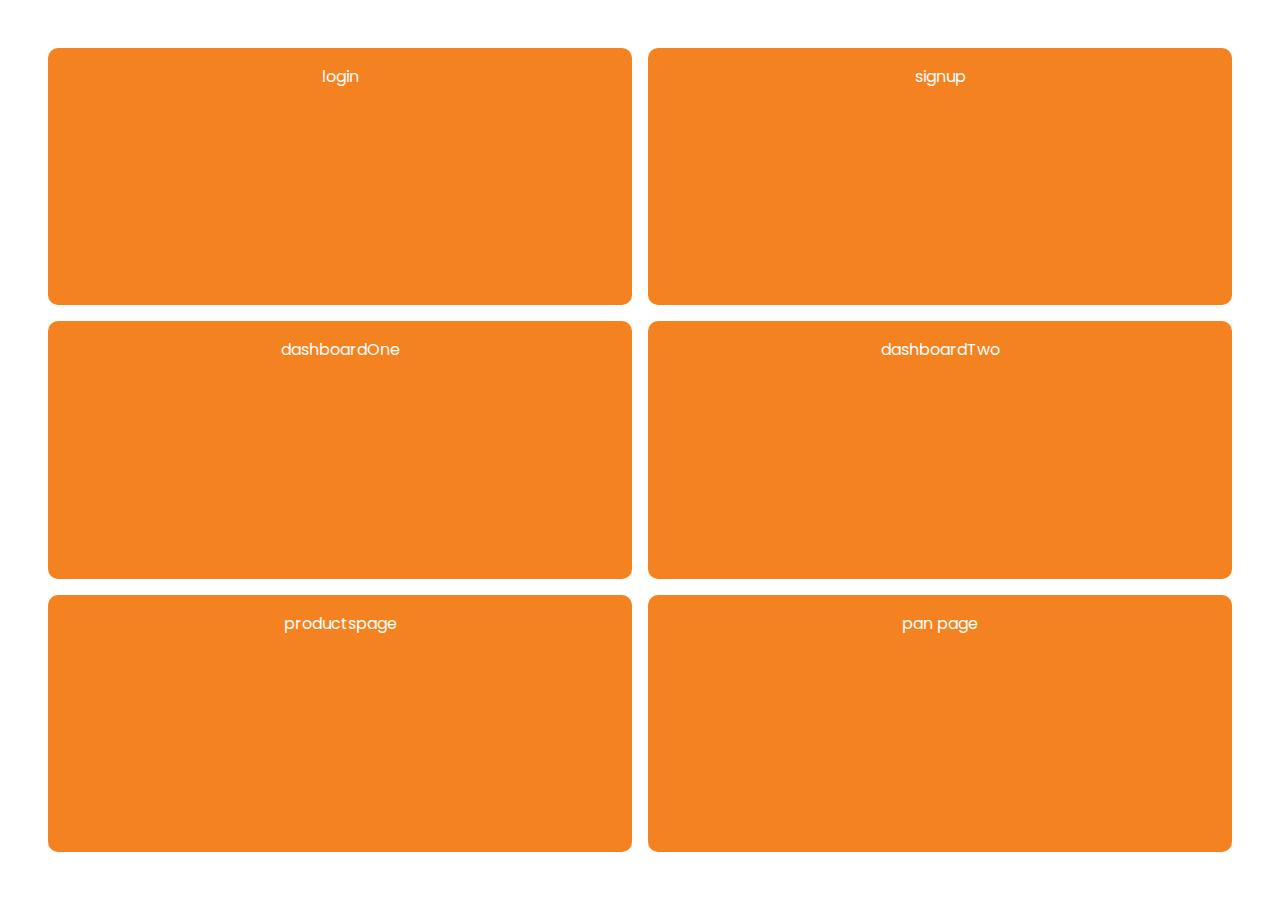
<file: index.html>
<!DOCTYPE html>
<html lang="en">
  <head>
    <meta charset="UTF-8" />
    <meta http-equiv="X-UA-Compatible" content="IE=edge" />
    <meta name="viewport" content="width=device-width, initial-scale=1.0" />
    <title>Document</title>
    <link rel="stylesheet" href="./styles.css" />
    <style>
      * {
        padding: 0;
        margin: 0;
        box-sizing: border-box;
      }
      section {
        width: 100vw;
        min-height: 100vh;
        display: grid;
        padding: 3rem;
        grid-template-columns: 1fr 1fr;
        grid-template-rows: 1fr 1fr 1fr;
        gap: 1rem;
      }
      a {
        background-color: #f58220;
        border-radius: 10px;
        padding: 1rem;
        text-align: center;
        color: white;
      }
    </style>
  </head>
  <body>
    <section>
      <a href="./pages/login/login.html">login</a>
      <a href="./pages/signup/signup.html">signup</a>
      <a href="./pages/dashboardOne/dashboardOne.html">dashboardOne</a>
      <a href="./pages/DashboardTwo/dashboardTwo.html">dashboardTwo</a>
      <a href="./pages/productpage/ProductPage.html">productspage</a>
      <a href="./pages/pan/panDashboard.html">pan page</a>
    </section>
  </body>
</html>
</file>
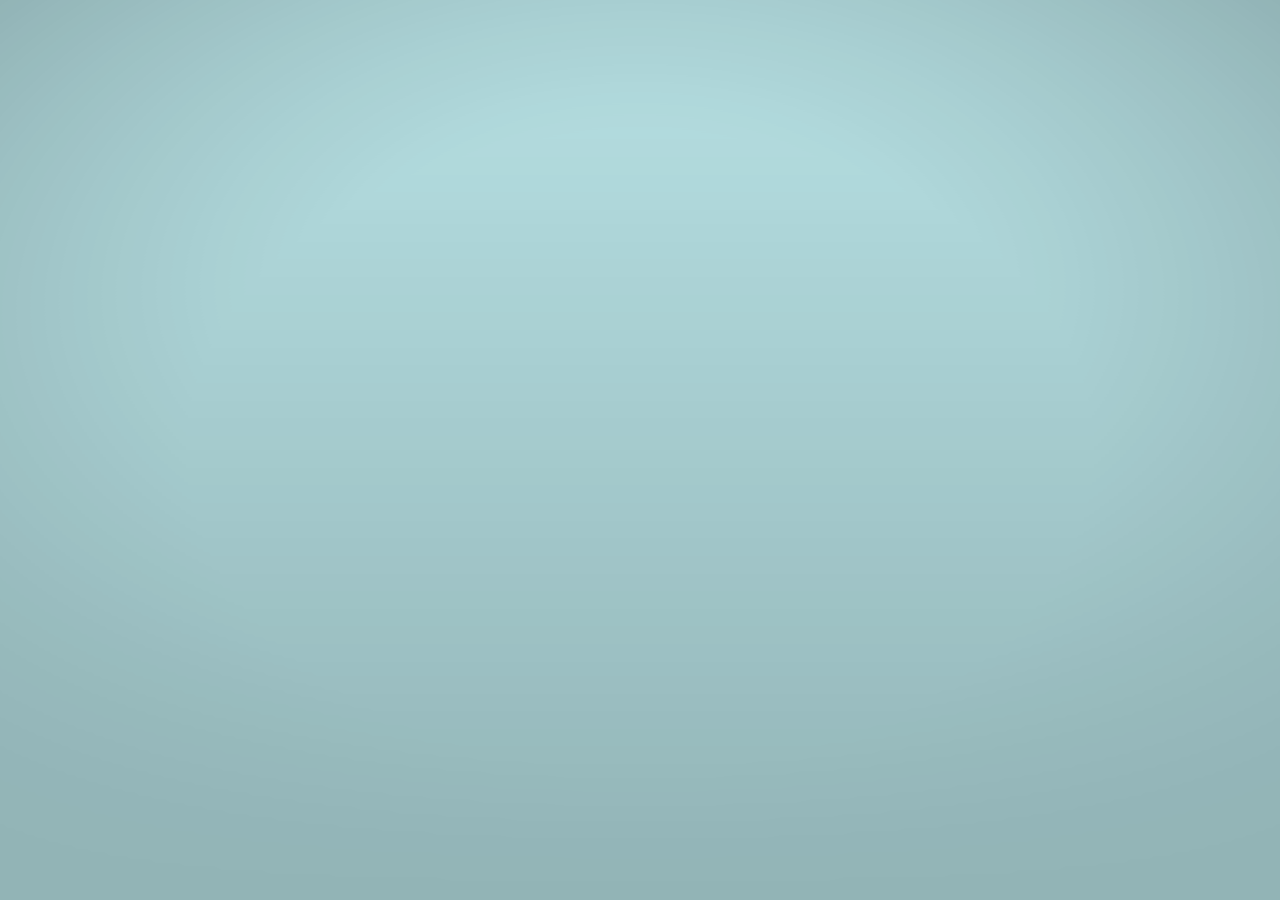
<file: assests/logo/New Tab.html>
<!DOCTYPE html>
<!-- saved from url=(0022)chrome://new-tab-page/ -->
<html dir="ltr" lang="en" class="focus-outline-visible" lazy-loaded="true"><head><meta http-equiv="Content-Type" content="text/html; charset=UTF-8">
    
    <title>New Tab</title>
    <style>
      body {
        background: #B7E1E4;
        margin: 0;
      }

      #backgroundImage {
        border: none;
        height: 100%;
        pointer-events: none;
        position: fixed;
        top: 0;
        visibility: hidden;
        width: 100%;
      }

      [show-background-image] #backgroundImage {
        visibility: visible;
      }
    </style>
  <custom-style>
  <style is="custom-style" css-build="shadow">html {
  --google-red-100-rgb: 244, 199, 195;  
      --google-red-100: rgb(var(--google-red-100-rgb));
      --google-red-300-rgb: 230, 124, 115;  
      --google-red-300: rgb(var(--google-red-300-rgb));
      --google-red-500-rgb: 219, 68, 55;  
      --google-red-500: rgb(var(--google-red-500-rgb));
      --google-red-700-rgb: 197, 57, 41;  
      --google-red-700: rgb(var(--google-red-700-rgb));

      --google-blue-100-rgb: 198, 218, 252;  
      --google-blue-100: rgb(var(--google-blue-100-rgb));
      --google-blue-300-rgb: 123, 170, 247;  
      --google-blue-300: rgb(var(--google-blue-300-rgb));
      --google-blue-500-rgb: 66, 133, 244;  
      --google-blue-500: rgb(var(--google-blue-500-rgb));
      --google-blue-700-rgb: 51, 103, 214;  
      --google-blue-700: rgb(var(--google-blue-700-rgb));

      --google-green-100-rgb: 183, 225, 205;  
      --google-green-100: rgb(var(--google-green-100-rgb));
      --google-green-300-rgb: 87, 187, 138;  
      --google-green-300: rgb(var(--google-green-300-rgb));
      --google-green-500-rgb: 15, 157, 88;  
      --google-green-500: rgb(var(--google-green-500-rgb));
      --google-green-700-rgb: 11, 128, 67;  
      --google-green-700: rgb(var(--google-green-700-rgb));

      --google-yellow-100-rgb: 252, 232, 178;  
      --google-yellow-100: rgb(var(--google-yellow-100-rgb));
      --google-yellow-300-rgb: 247, 203, 77;  
      --google-yellow-300: rgb(var(--google-yellow-300-rgb));
      --google-yellow-500-rgb: 244, 180, 0;  
      --google-yellow-500: rgb(var(--google-yellow-500-rgb));
      --google-yellow-700-rgb: 240, 147, 0;  
      --google-yellow-700: rgb(var(--google-yellow-700-rgb));

      --google-grey-100-rgb: 245, 245, 245;  
      --google-grey-100: rgb(var(--google-grey-100-rgb));
      --google-grey-300-rgb: 224, 224, 224;  
      --google-grey-300: rgb(var(--google-grey-300-rgb));
      --google-grey-500-rgb: 158, 158, 158;  
      --google-grey-500: rgb(var(--google-grey-500-rgb));
      --google-grey-700-rgb: 97, 97, 97;  
      --google-grey-700: rgb(var(--google-grey-700-rgb));

      

      --paper-red-50: #ffebee;
      --paper-red-100: #ffcdd2;
      --paper-red-200: #ef9a9a;
      --paper-red-300: #e57373;
      --paper-red-400: #ef5350;
      --paper-red-500: #f44336;
      --paper-red-600: #e53935;
      --paper-red-700: #d32f2f;
      --paper-red-800: #c62828;
      --paper-red-900: #b71c1c;
      --paper-red-a100: #ff8a80;
      --paper-red-a200: #ff5252;
      --paper-red-a400: #ff1744;
      --paper-red-a700: #d50000;

      --paper-light-blue-50: #e1f5fe;
      --paper-light-blue-100: #b3e5fc;
      --paper-light-blue-200: #81d4fa;
      --paper-light-blue-300: #4fc3f7;
      --paper-light-blue-400: #29b6f6;
      --paper-light-blue-500: #03a9f4;
      --paper-light-blue-600: #039be5;
      --paper-light-blue-700: #0288d1;
      --paper-light-blue-800: #0277bd;
      --paper-light-blue-900: #01579b;
      --paper-light-blue-a100: #80d8ff;
      --paper-light-blue-a200: #40c4ff;
      --paper-light-blue-a400: #00b0ff;
      --paper-light-blue-a700: #0091ea;

      --paper-yellow-50: #fffde7;
      --paper-yellow-100: #fff9c4;
      --paper-yellow-200: #fff59d;
      --paper-yellow-300: #fff176;
      --paper-yellow-400: #ffee58;
      --paper-yellow-500: #ffeb3b;
      --paper-yellow-600: #fdd835;
      --paper-yellow-700: #fbc02d;
      --paper-yellow-800: #f9a825;
      --paper-yellow-900: #f57f17;
      --paper-yellow-a100: #ffff8d;
      --paper-yellow-a200: #ffff00;
      --paper-yellow-a400: #ffea00;
      --paper-yellow-a700: #ffd600;

      --paper-orange-50: #fff3e0;
      --paper-orange-100: #ffe0b2;
      --paper-orange-200: #ffcc80;
      --paper-orange-300: #ffb74d;
      --paper-orange-400: #ffa726;
      --paper-orange-500: #ff9800;
      --paper-orange-600: #fb8c00;
      --paper-orange-700: #f57c00;
      --paper-orange-800: #ef6c00;
      --paper-orange-900: #e65100;
      --paper-orange-a100: #ffd180;
      --paper-orange-a200: #ffab40;
      --paper-orange-a400: #ff9100;
      --paper-orange-a700: #ff6500;

      --paper-grey-50: #fafafa;
      --paper-grey-100: #f5f5f5;
      --paper-grey-200: #eeeeee;
      --paper-grey-300: #e0e0e0;
      --paper-grey-400: #bdbdbd;
      --paper-grey-500: #9e9e9e;
      --paper-grey-600: #757575;
      --paper-grey-700: #616161;
      --paper-grey-800: #424242;
      --paper-grey-900: #212121;

      --paper-blue-grey-50: #eceff1;
      --paper-blue-grey-100: #cfd8dc;
      --paper-blue-grey-200: #b0bec5;
      --paper-blue-grey-300: #90a4ae;
      --paper-blue-grey-400: #78909c;
      --paper-blue-grey-500: #607d8b;
      --paper-blue-grey-600: #546e7a;
      --paper-blue-grey-700: #455a64;
      --paper-blue-grey-800: #37474f;
      --paper-blue-grey-900: #263238;

      
      --dark-divider-opacity: 0.12;
      --dark-disabled-opacity: 0.38; 
      --dark-secondary-opacity: 0.54;
      --dark-primary-opacity: 0.87;

      
      --light-divider-opacity: 0.12;
      --light-disabled-opacity: 0.3; 
      --light-secondary-opacity: 0.7;
      --light-primary-opacity: 1.0;
}

</style>
</custom-style>
<custom-style>
<style is="custom-style" css-build="shadow">html {
  --google-blue-50-rgb: 232, 240, 254;  
    --google-blue-50: rgb(var(--google-blue-50-rgb));
    --google-blue-100-rgb: 210, 227, 252;  
    --google-blue-100: rgb(var(--google-blue-100-rgb));
    --google-blue-200-rgb: 174, 203, 250;  
    --google-blue-200: rgb(var(--google-blue-200-rgb));
    --google-blue-300-rgb: 138, 180, 248;  
    --google-blue-300: rgb(var(--google-blue-300-rgb));
    --google-blue-400-rgb: 102, 157, 246;  
    --google-blue-400: rgb(var(--google-blue-400-rgb));
    --google-blue-500-rgb: 66, 133, 244;  
    --google-blue-500: rgb(var(--google-blue-500-rgb));
    --google-blue-600-rgb: 26, 115, 232;  
    --google-blue-600: rgb(var(--google-blue-600-rgb));
    --google-blue-700-rgb: 25, 103, 210;  
    --google-blue-700: rgb(var(--google-blue-700-rgb));

    --google-green-50-rgb: 230, 244, 234;  
    --google-green-50: rgb(var(--google-green-50-rgb));
    --google-green-300-rgb: 129, 201, 149;  
    --google-green-300: rgb(var(--google-green-300-rgb));
    --google-green-400-rgb: 91, 185, 116;  
    --google-green-400: rgb(var(--google-green-400-rgb));
    --google-green-500-rgb: 52, 168, 83;  
    --google-green-500: rgb(var(--google-green-500-rgb));
    --google-green-600-rgb: 30, 142, 62;  
    --google-green-600: rgb(var(--google-green-600-rgb));
    --google-green-700-rgb: 24, 128, 56;  
    --google-green-700: rgb(var(--google-green-700-rgb));

    --google-grey-50-rgb: 248, 249, 250;  
    --google-grey-50: rgb(var(--google-grey-50-rgb));
    --google-grey-100-rgb: 241, 243, 244;  
    --google-grey-100: rgb(var(--google-grey-100-rgb));
    --google-grey-200-rgb: 232, 234, 237;  
    --google-grey-200: rgb(var(--google-grey-200-rgb));
    --google-grey-300-rgb: 218, 220, 224;  
    --google-grey-300: rgb(var(--google-grey-300-rgb));
    --google-grey-400-rgb: 189, 193, 198;  
    --google-grey-400: rgb(var(--google-grey-400-rgb));
    --google-grey-500-rgb: 154, 160, 166;  
    --google-grey-500: rgb(var(--google-grey-500-rgb));
    --google-grey-600-rgb: 128, 134, 139;  
    --google-grey-600: rgb(var(--google-grey-600-rgb));
    --google-grey-700-rgb: 95, 99, 104;  
    --google-grey-700: rgb(var(--google-grey-700-rgb));
    --google-grey-800-rgb: 60, 64, 67;  
    --google-grey-800: rgb(var(--google-grey-800-rgb));
    --google-grey-900-rgb: 32, 33, 36;  
    --google-grey-900: rgb(var(--google-grey-900-rgb));
    
    --google-grey-900-white-4-percent: #292a2d;

    --google-red-300-rgb: 242, 139, 130;  
    --google-red-300: rgb(var(--google-red-300-rgb));
    --google-red-500-rgb: 234, 67, 53;  
    --google-red-500: rgb(var(--google-red-500-rgb));
    --google-red-600-rgb: 217, 48, 37;  
    --google-red-600: rgb(var(--google-red-600-rgb));

    --google-yellow-50-rgb: 254, 247, 224;  
    --google-yellow-50: rgb(var(--google-yellow-50-rgb));
    --google-yellow-300-rgb: 253, 214, 51;  
    --google-yellow-300: rgb(var(--google-yellow-300-rgb));
    --google-yellow-400-rgb: 252, 201, 52;  
    --google-yellow-400: rgb(var(--google-yellow-400-rgb));
    --google-yellow-500-rgb: 251, 188, 4;  
    --google-yellow-500: rgb(var(--google-yellow-500-rgb));

    --cr-primary-text-color: var(--google-grey-900);
    --cr-secondary-text-color: var(--google-grey-700);

    --cr-card-background-color: white;
    --cr-card-shadow-color-rgb: var(--google-grey-800-rgb);

    --cr-elevation-1: rgba(var(--cr-card-shadow-color-rgb), .3) 0 1px 2px 0,
                      rgba(var(--cr-card-shadow-color-rgb), .15) 0 1px 3px 1px;
    --cr-elevation-2: rgba(var(--cr-card-shadow-color-rgb), .3) 0 1px 2px 0,
                      rgba(var(--cr-card-shadow-color-rgb), .15) 0 2px 6px 2px;
    --cr-elevation-3: rgba(var(--cr-card-shadow-color-rgb), .3) 0 1px 3px 0,
                      rgba(var(--cr-card-shadow-color-rgb), .15) 0 4px 8px 3px;
    --cr-elevation-4: rgba(var(--cr-card-shadow-color-rgb), .3) 0 2px 3px 0,
                      rgba(var(--cr-card-shadow-color-rgb), .15) 0 6px 10px 4px;
    --cr-elevation-5: rgba(var(--cr-card-shadow-color-rgb), .3) 0 4px 4px 0,
                      rgba(var(--cr-card-shadow-color-rgb), .15) 0 8px 12px 6px;

    --cr-card-shadow: var(--cr-elevation-2);

    --cr-checked-color: var(--google-blue-600);
    --cr-focused-item-color: var(--google-grey-300);
    --cr-form-field-label-color: var(--google-grey-700);
    --cr-hairline-rgb: 0, 0, 0;
    --cr-iph-anchor-highlight-color: rgba(var(--google-blue-600-rgb), 0.1);
    --cr-link-color: var(--google-blue-700);
    --cr-menu-background-color: white;
    --cr-menu-background-focus-color: var(--google-grey-400);
    --cr-menu-shadow: 0 2px 6px var(--paper-grey-500);
    --cr-separator-color: rgba(0, 0, 0, .06);
    --cr-title-text-color: rgb(90, 90, 90);
    --cr-toolbar-background-color: white;

    --cr-hover-background-color: rgba(var(--google-grey-900-rgb), .1);
    --cr-active-background-color: rgba(var(--google-grey-900-rgb), .16);
    --cr-focus-outline-color: rgba(var(--google-blue-600-rgb), .4);
}

@media (prefers-color-scheme: dark) {
html {
  --cr-primary-text-color: var(--google-grey-200);
      --cr-secondary-text-color: var(--google-grey-500);

      --cr-card-background-color: var(--google-grey-900-white-4-percent);
      --cr-card-shadow-color-rgb: 0, 0, 0;

      --cr-checked-color: var(--google-blue-300);
      --cr-focused-item-color: var(--google-grey-800);
      --cr-form-field-label-color: var(--dark-secondary-color);
      --cr-hairline-rgb: 255, 255, 255;
      --cr-iph-anchor-highlight-color: rgba(var(--google-grey-100-rgb), 0.1);
      --cr-link-color: var(--google-blue-300);
      --cr-menu-background-color: var(--google-grey-900);
      --cr-menu-background-focus-color: var(--google-grey-700);
      --cr-menu-background-sheen: rgba(255, 255, 255, .06);  
      --cr-menu-shadow: rgba(0, 0, 0, .3) 0 1px 2px 0,
                        rgba(0, 0, 0, .15) 0 3px 6px 2px;
      --cr-separator-color: rgba(255, 255, 255, .1);
      --cr-title-text-color: var(--cr-primary-text-color);
      --cr-toolbar-background-color: var(--google-grey-900-white-4-percent);

      --cr-hover-background-color: rgba(255, 255, 255, .1);
      --cr-active-background-color: rgba(var(--google-grey-200-rgb), .16);
      --cr-focus-outline-color: rgba(var(--google-blue-300-rgb), .4);
}

}

html {
  --cr-button-edge-spacing: 12px;
    --cr-button-height: 32px;

    
    --cr-controlled-by-spacing: 24px;

    
    --cr-default-input-max-width: 264px;

    
    --cr-icon-ripple-size: 36px;
    --cr-icon-ripple-padding: 8px;

    --cr-icon-size: 20px;

    --cr-icon-button-margin-start: 16px;

    
    --cr-icon-ripple-margin: calc(var(--cr-icon-ripple-padding) * -1);

    
    
    --cr-section-min-height: 48px;
    --cr-section-two-line-min-height: 64px;

    --cr-section-padding: 20px;
    --cr-section-vertical-padding: 12px;
    --cr-section-indent-width: 40px;
    --cr-section-indent-padding: calc(
        var(--cr-section-padding) + var(--cr-section-indent-width));

    --cr-section-vertical-margin: 21px;

    --cr-centered-card-max-width: 680px;
    --cr-centered-card-width-percentage: 0.96;

    --cr-hairline: 1px solid rgba(var(--cr-hairline-rgb), .14);

    --cr-separator-height: 1px;
    --cr-separator-line: var(--cr-separator-height) solid
        var(--cr-separator-color);

    --cr-toolbar-overlay-animation-duration: 150ms;
    --cr-toolbar-height: 56px;

    --cr-container-shadow-height: 6px;
    --cr-container-shadow-margin: calc(-1 * var(--cr-container-shadow-height));

    --cr-container-shadow-max-opacity: 1;

    
    --cr-card-border-radius: 8px;
    --cr-disabled-opacity: .38;
    --cr-form-field-bottom-spacing: 16px;
    --cr-form-field-label-font-size: .625rem;
    --cr-form-field-label-height: 1em;
    --cr-form-field-label-line-height: 1em;
}

</style>
</custom-style>
<custom-style>
  <style is="custom-style" css-build="shadow">[hidden] {
  display: none !important;
}

</style>
</custom-style>
<custom-style>
  <style is="custom-style" css-build="shadow">html {
  --layout_-_display:  flex;;

      --layout-inline_-_display:  inline-flex;;

      --layout-horizontal_-_display:  var(--layout_-_display); --layout-horizontal_-_flex-direction:  row;;

      --layout-horizontal-reverse_-_display:  var(--layout_-_display); --layout-horizontal-reverse_-_flex-direction:  row-reverse;;

      --layout-vertical_-_display:  var(--layout_-_display); --layout-vertical_-_flex-direction:  column;;

      --layout-vertical-reverse_-_display:  var(--layout_-_display); --layout-vertical-reverse_-_flex-direction:  column-reverse;;

      --layout-wrap_-_flex-wrap:  wrap;;

      --layout-wrap-reverse_-_flex-wrap:  wrap-reverse;;

      --layout-flex-auto_-_flex:  1 1 auto;;

      --layout-flex-none_-_flex:  none;;

      --layout-flex_-_flex:  1; --layout-flex_-_flex-basis:  0.000000001px;;

      --layout-flex-2_-_flex:  2;;

      --layout-flex-3_-_flex:  3;;

      --layout-flex-4_-_flex:  4;;

      --layout-flex-5_-_flex:  5;;

      --layout-flex-6_-_flex:  6;;

      --layout-flex-7_-_flex:  7;;

      --layout-flex-8_-_flex:  8;;

      --layout-flex-9_-_flex:  9;;

      --layout-flex-10_-_flex:  10;;

      --layout-flex-11_-_flex:  11;;

      --layout-flex-12_-_flex:  12;;

      

      --layout-start_-_align-items:  flex-start;;

      --layout-center_-_align-items:  center;;

      --layout-end_-_align-items:  flex-end;;

      --layout-baseline_-_align-items:  baseline;;

      

      --layout-start-justified_-_justify-content:  flex-start;;

      --layout-center-justified_-_justify-content:  center;;

      --layout-end-justified_-_justify-content:  flex-end;;

      --layout-around-justified_-_justify-content:  space-around;;

      --layout-justified_-_justify-content:  space-between;;

      --layout-center-center_-_align-items:  var(--layout-center_-_align-items); --layout-center-center_-_justify-content:  var(--layout-center-justified_-_justify-content);;

      

      --layout-self-start_-_align-self:  flex-start;;

      --layout-self-center_-_align-self:  center;;

      --layout-self-end_-_align-self:  flex-end;;

      --layout-self-stretch_-_align-self:  stretch;;

      --layout-self-baseline_-_align-self:  baseline;;

      

      --layout-start-aligned_-_align-content:  flex-start;;

      --layout-end-aligned_-_align-content:  flex-end;;

      --layout-center-aligned_-_align-content:  center;;

      --layout-between-aligned_-_align-content:  space-between;;

      --layout-around-aligned_-_align-content:  space-around;;

      

      --layout-block_-_display:  block;;

      --layout-invisible_-_visibility:  hidden !important;;

      --layout-relative_-_position:  relative;;

      --layout-fit_-_position:  absolute; --layout-fit_-_top:  0; --layout-fit_-_right:  0; --layout-fit_-_bottom:  0; --layout-fit_-_left:  0;;

      --layout-scroll_-_-webkit-overflow-scrolling:  touch; --layout-scroll_-_overflow:  auto;;

      --layout-fullbleed_-_margin:  0; --layout-fullbleed_-_height:  100vh;;

      

      --layout-fixed-top_-_position:  fixed; --layout-fixed-top_-_top:  0; --layout-fixed-top_-_left:  0; --layout-fixed-top_-_right:  0;;

      --layout-fixed-right_-_position:  fixed; --layout-fixed-right_-_top:  0; --layout-fixed-right_-_right:  0; --layout-fixed-right_-_bottom:  0;;

      --layout-fixed-bottom_-_position:  fixed; --layout-fixed-bottom_-_right:  0; --layout-fixed-bottom_-_bottom:  0; --layout-fixed-bottom_-_left:  0;;

      --layout-fixed-left_-_position:  fixed; --layout-fixed-left_-_top:  0; --layout-fixed-left_-_bottom:  0; --layout-fixed-left_-_left:  0;;
}

</style>
</custom-style><style>[hidden] { display: none !important; }</style><iron-iconset-svg name="cr20" size="20" style="display: none;">
  <svg>
    <defs>
      <!--
      Keep these in sorted order by id="". See also http://goo.gl/Y1OdAq
      -->
      <g id="domain">
        <path d="M2,3 L2,17 L11.8267655,17 L13.7904799,17 L18,17 L18,7 L12,7 L12,3 L2,3 Z M8,13 L10,13 L10,15 L8,15 L8,13 Z M4,13 L6,13 L6,15 L4,15 L4,13 Z M8,9 L10,9 L10,11 L8,11 L8,9 Z M4,9 L6,9 L6,11 L4,11 L4,9 Z M12,9 L16,9 L16,15 L12,15 L12,9 Z M12,11 L14,11 L14,13 L12,13 L12,11 Z M8,5 L10,5 L10,7 L8,7 L8,5 Z M4,5 L6,5 L6,7 L4,7 L4,5 Z">
        </path>
      </g>
      <g id="kite">
        <path fill-rule="evenodd" clip-rule="evenodd" d="M4.6327 8.00094L10.3199 2L16 8.00094L10.1848 16.8673C10.0995 16.9873 10.0071 17.1074 9.90047 17.2199C9.42417 17.7225 8.79147 18 8.11611 18C7.44076 18 6.80806 17.7225 6.33175 17.2199C5.85545 16.7173 5.59242 16.0497 5.59242 15.3371C5.59242 14.977 5.46445 14.647 5.22275 14.3919C4.98104 14.1369 4.66825 14.0019 4.32701 14.0019H4V12.6667H4.32701C5.00237 12.6667 5.63507 12.9442 6.11137 13.4468C6.58768 13.9494 6.85071 14.617 6.85071 15.3296C6.85071 15.6896 6.97867 16.0197 7.22038 16.2747C7.46209 16.5298 7.77488 16.6648 8.11611 16.6648C8.45735 16.6648 8.77014 16.5223 9.01185 16.2747C9.02396 16.2601 9.03607 16.246 9.04808 16.2319C9.08541 16.1883 9.12176 16.1458 9.15403 16.0947L9.55213 15.4946L4.6327 8.00094ZM10.3199 13.9371L6.53802 8.17116L10.3199 4.1814L14.0963 8.17103L10.3199 13.9371Z">
        </path>
      </g>
      <g id="menu">
        <path d="M2 4h16v2H2zM2 9h16v2H2zM2 14h16v2H2z"></path>
      </g>
      
  </defs></svg>
</iron-iconset-svg>
<iron-iconset-svg name="cr" size="24" style="display: none;">
  <svg>
    <defs>
      <!--
      These icons are copied from Polymer's iron-icons and kept in sorted order.
      See http://goo.gl/Y1OdAq for instructions on adding additional icons.
      -->
      <g id="account-child-invert" viewBox="0 0 48 48">
        <path d="M24 4c3.31 0 6 2.69 6 6s-2.69 6-6 6-6-2.69-6-6 2.69-6 6-6z"></path>
        <path fill="none" d="M0 0h48v48H0V0z"></path>
        <circle fill="none" cx="24" cy="26" r="4"></circle>
        <path d="M24 18c-6.16 0-13 3.12-13 7.23v11.54c0 2.32 2.19 4.33 5.2 5.63 2.32 1 5.12 1.59 7.8 1.59.66 0 1.33-.06 2-.14v-5.2c-.67.08-1.34.14-2 .14-2.63 0-5.39-.57-7.68-1.55.67-2.12 4.34-3.65 7.68-3.65.86 0 1.75.11 2.6.29 2.79.62 5.2 2.15 5.2 4.04v4.47c3.01-1.31 5.2-3.31 5.2-5.63V25.23C37 21.12 30.16 18 24 18zm0 12c-2.21 0-4-1.79-4-4s1.79-4 4-4 4 1.79 4 4-1.79 4-4 4z">
        </path>
      </g>
      <g id="add">
        <path d="M19 13h-6v6h-2v-6H5v-2h6V5h2v6h6v2z"></path>
      </g>
      <g id="arrow-back">
        <path d="M20 11H7.83l5.59-5.59L12 4l-8 8 8 8 1.41-1.41L7.83 13H20v-2z"></path>
      </g>
      <g id="arrow-drop-up">
        <path d="M7 14l5-5 5 5z">
      </path></g>
      <g id="arrow-drop-down">
        <path d="M7 10l5 5 5-5z"></path>
      </g>
      <g id="arrow-forward">
        <path d="M12 4l-1.41 1.41L16.17 11H4v2h12.17l-5.58 5.59L12 20l8-8z"></path>
      </g>
      <g id="arrow-right">
        <path d="M10 7l5 5-5 5z"></path>
      </g>
      
      <g id="cancel">
        <path d="M12 2C6.47 2 2 6.47 2 12s4.47 10 10 10 10-4.47 10-10S17.53 2 12 2zm5 13.59L15.59 17 12 13.41 8.41 17 7 15.59 10.59 12 7 8.41 8.41 7 12 10.59 15.59 7 17 8.41 13.41 12 17 15.59z">
        </path>
      </g>
      <g id="check">
        <path d="M9 16.17L4.83 12l-1.42 1.41L9 19 21 7l-1.41-1.41z"></path>
      </g>
      <g id="check-circle">
        <path d="M12 2C6.48 2 2 6.48 2 12s4.48 10 10 10 10-4.48 10-10S17.52 2 12 2zm-2 15l-5-5 1.41-1.41L10 14.17l7.59-7.59L19 8l-9 9z">
        </path>
      </g>
      <g id="chevron-left">
        <path d="M15.41 7.41L14 6l-6 6 6 6 1.41-1.41L10.83 12z"></path>
      </g>
      <g id="chevron-right">
        <path d="M10 6L8.59 7.41 13.17 12l-4.58 4.59L10 18l6-6z"></path>
      </g>
      <g id="clear">
        <path d="M19 6.41L17.59 5 12 10.59 6.41 5 5 6.41 10.59 12 5 17.59 6.41 19 12 13.41 17.59 19 19 17.59 13.41 12z">
        </path>
      </g>
      <g id="close">
        <path d="M19 6.41L17.59 5 12 10.59 6.41 5 5 6.41 10.59 12 5 17.59 6.41 19 12 13.41 17.59 19 19 17.59 13.41 12z">
        </path>
      </g>
      <g id="computer">
        <path d="M20 18c1.1 0 1.99-.9 1.99-2L22 6c0-1.1-.9-2-2-2H4c-1.1 0-2 .9-2 2v10c0 1.1.9 2 2 2H0v2h24v-2h-4zM4 6h16v10H4V6z">
        </path>
      </g>
      <g id="delete">
        <path d="M6 19c0 1.1.9 2 2 2h8c1.1 0 2-.9 2-2V7H6v12zM19 4h-3.5l-1-1h-5l-1 1H5v2h14V4z"></path>
      </g>
      <g id="domain">
        <path d="M12 7V3H2v18h20V7H12zM6 19H4v-2h2v2zm0-4H4v-2h2v2zm0-4H4V9h2v2zm0-4H4V5h2v2zm4 12H8v-2h2v2zm0-4H8v-2h2v2zm0-4H8V9h2v2zm0-4H8V5h2v2zm10 12h-8v-2h2v-2h-2v-2h2v-2h-2V9h8v10zm-2-8h-2v2h2v-2zm0 4h-2v2h2v-2z">
        </path>
      </g>
      <g id="error">
        <path d="M12 2C6.48 2 2 6.48 2 12s4.48 10 10 10 10-4.48 10-10S17.52 2 12 2zm1 15h-2v-2h2v2zm0-4h-2V7h2v6z">
        </path>
      </g>
      <g id="error-outline">
        <path d="M11 15h2v2h-2zm0-8h2v6h-2zm.99-5C6.47 2 2 6.48 2 12s4.47 10 9.99 10C17.52 22 22 17.52 22 12S17.52 2 11.99 2zM12 20c-4.42 0-8-3.58-8-8s3.58-8 8-8 8 3.58 8 8-3.58 8-8 8z">
        </path>
      </g>
      <g id="expand-less">
        <path d="M12 8l-6 6 1.41 1.41L12 10.83l4.59 4.58L18 14z"></path>
      </g>
      <g id="expand-more">
        <path d="M16.59 8.59L12 13.17 7.41 8.59 6 10l6 6 6-6z"></path>
      </g>
      <g id="extension">
        <path d="M20.5 11H19V7c0-1.1-.9-2-2-2h-4V3.5C13 2.12 11.88 1 10.5 1S8 2.12 8 3.5V5H4c-1.1 0-1.99.9-1.99 2v3.8H3.5c1.49 0 2.7 1.21 2.7 2.7s-1.21 2.7-2.7 2.7H2V20c0 1.1.9 2 2 2h3.8v-1.5c0-1.49 1.21-2.7 2.7-2.7 1.49 0 2.7 1.21 2.7 2.7V22H17c1.1 0 2-.9 2-2v-4h1.5c1.38 0 2.5-1.12 2.5-2.5S21.88 11 20.5 11z">
        </path>
      </g>
      <g id="file-download">
        <path d="M19 9h-4V3H9v6H5l7 7 7-7zM5 18v2h14v-2H5z"></path>
      </g>
      
      <g id="fullscreen">
        <path d="M7 14H5v5h5v-2H7v-3zm-2-4h2V7h3V5H5v5zm12 7h-3v2h5v-5h-2v3zM14 5v2h3v3h2V5h-5z"></path>
      </g>
      <g id="group">
        <path d="M16 11c1.66 0 2.99-1.34 2.99-3S17.66 5 16 5c-1.66 0-3 1.34-3 3s1.34 3 3 3zm-8 0c1.66 0 2.99-1.34 2.99-3S9.66 5 8 5C6.34 5 5 6.34 5 8s1.34 3 3 3zm0 2c-2.33 0-7 1.17-7 3.5V19h14v-2.5c0-2.33-4.67-3.5-7-3.5zm8 0c-.29 0-.62.02-.97.05 1.16.84 1.97 1.97 1.97 3.45V19h6v-2.5c0-2.33-4.67-3.5-7-3.5z">
        </path>
      </g>
      <g id="help-outline">
        <path d="M11 18h2v-2h-2v2zm1-16C6.48 2 2 6.48 2 12s4.48 10 10 10 10-4.48 10-10S17.52 2 12 2zm0 18c-4.41 0-8-3.59-8-8s3.59-8 8-8 8 3.59 8 8-3.59 8-8 8zm0-14c-2.21 0-4 1.79-4 4h2c0-1.1.9-2 2-2s2 .9 2 2c0 2-3 1.75-3 5h2c0-2.25 3-2.5 3-5 0-2.21-1.79-4-4-4z">
        </path>
      </g>
      <g id="info">
        <path d="M12 2C6.48 2 2 6.48 2 12s4.48 10 10 10 10-4.48 10-10S17.52 2 12 2zm1 15h-2v-6h2v6zm0-8h-2V7h2v2z">
        </path>
      </g>
      <g id="info-outline">
        <path d="M11 17h2v-6h-2v6zm1-15C6.48 2 2 6.48 2 12s4.48 10 10 10 10-4.48 10-10S17.52 2 12 2zm0 18c-4.41 0-8-3.59-8-8s3.59-8 8-8 8 3.59 8 8-3.59 8-8 8zM11 9h2V7h-2v2z">
        </path>
      </g>
      <g id="insert-drive-file">
        <path d="M6 2c-1.1 0-1.99.9-1.99 2L4 20c0 1.1.89 2 1.99 2H18c1.1 0 2-.9 2-2V8l-6-6H6zm7 7V3.5L18.5 9H13z">
        </path>
      </g>
      <g id="location-on">
        <path d="M12 2C8.13 2 5 5.13 5 9c0 5.25 7 13 7 13s7-7.75 7-13c0-3.87-3.13-7-7-7zm0 9.5c-1.38 0-2.5-1.12-2.5-2.5s1.12-2.5 2.5-2.5 2.5 1.12 2.5 2.5-1.12 2.5-2.5 2.5z">
        </path>
      </g>
      <g id="mic">
        <path d="M12 14c1.66 0 2.99-1.34 2.99-3L15 5c0-1.66-1.34-3-3-3S9 3.34 9 5v6c0 1.66 1.34 3 3 3zm5.3-3c0 3-2.54 5.1-5.3 5.1S6.7 14 6.7 11H5c0 3.41 2.72 6.23 6 6.72V21h2v-3.28c3.28-.48 6-3.3 6-6.72h-1.7z">
        </path>
      </g>
      <g id="more-vert">
        <path d="M12 8c1.1 0 2-.9 2-2s-.9-2-2-2-2 .9-2 2 .9 2 2 2zm0 2c-1.1 0-2 .9-2 2s.9 2 2 2 2-.9 2-2-.9-2-2-2zm0 6c-1.1 0-2 .9-2 2s.9 2 2 2 2-.9 2-2-.9-2-2-2z">
        </path>
      </g>
      <g id="open-in-new">
        <path d="M19 19H5V5h7V3H5c-1.11 0-2 .9-2 2v14c0 1.1.89 2 2 2h14c1.1 0 2-.9 2-2v-7h-2v7zM14 3v2h3.59l-9.83 9.83 1.41 1.41L19 6.41V10h2V3h-7z">
        </path>
      </g>
      <g id="person">
        <path d="M12 12c2.21 0 4-1.79 4-4s-1.79-4-4-4-4 1.79-4 4 1.79 4 4 4zm0 2c-2.67 0-8 1.34-8 4v2h16v-2c0-2.66-5.33-4-8-4z">
        </path>
      </g>
      <g id="phonelink"><path d="M4 6h18V4H4c-1.1 0-2 .9-2 2v11H0v3h14v-3H4V6zm19 2h-6c-.55 0-1 .45-1 1v10c0 .55.45 1 1 1h6c.55 0 1-.45 1-1V9c0-.55-.45-1-1-1zm-1 9h-4v-7h4v7z"></path></g>
      <g id="print">
        <path d="M19 8H5c-1.66 0-3 1.34-3 3v6h4v4h12v-4h4v-6c0-1.66-1.34-3-3-3zm-3 11H8v-5h8v5zm3-7c-.55 0-1-.45-1-1s.45-1 1-1 1 .45 1 1-.45 1-1 1zm-1-9H6v4h12V3z">
        </path>
      </g>
      <g id="schedule"><path d="M11.99 2C6.47 2 2 6.48 2 12s4.47 10 9.99 10C17.52 22 22 17.52 22 12S17.52 2 11.99 2zM12 20c-4.42 0-8-3.58-8-8s3.58-8 8-8 8 3.58 8 8-3.58 8-8 8zm.5-13H11v6l5.25 3.15.75-1.23-4.5-2.67z"></path></g>
      <g id="search">
        <path d="M15.5 14h-.79l-.28-.27C15.41 12.59 16 11.11 16 9.5 16 5.91 13.09 3 9.5 3S3 5.91 3 9.5 5.91 16 9.5 16c1.61 0 3.09-.59 4.23-1.57l.27.28v.79l5 4.99L20.49 19l-4.99-5zm-6 0C7.01 14 5 11.99 5 9.5S7.01 5 9.5 5 14 7.01 14 9.5 11.99 14 9.5 14z">
        </path>
      </g>
      <g id="security">
        <path d="M12 1L3 5v6c0 5.55 3.84 10.74 9 12 5.16-1.26 9-6.45 9-12V5l-9-4zm0 10.99h7c-.53 4.12-3.28 7.79-7 8.94V12H5V6.3l7-3.11v8.8z">
        </path>
      </g>
      
      <!-- The <g> IDs are exposed as global variables in Vulcanized mode, which
        conflicts with the "settings" namespace of MD Settings. Using an "_icon"
        suffix prevents the naming conflict. -->
      <g id="settings_icon">
        <path d="M19.43 12.98c.04-.32.07-.64.07-.98s-.03-.66-.07-.98l2.11-1.65c.19-.15.24-.42.12-.64l-2-3.46c-.12-.22-.39-.3-.61-.22l-2.49 1c-.52-.4-1.08-.73-1.69-.98l-.38-2.65C14.46 2.18 14.25 2 14 2h-4c-.25 0-.46.18-.49.42l-.38 2.65c-.61.25-1.17.59-1.69.98l-2.49-1c-.23-.09-.49 0-.61.22l-2 3.46c-.13.22-.07.49.12.64l2.11 1.65c-.04.32-.07.65-.07.98s.03.66.07.98l-2.11 1.65c-.19.15-.24.42-.12.64l2 3.46c.12.22.39.3.61.22l2.49-1c.52.4 1.08.73 1.69.98l.38 2.65c.03.24.24.42.49.42h4c.25 0 .46-.18.49-.42l.38-2.65c.61-.25 1.17-.59 1.69-.98l2.49 1c.23.09.49 0 .61-.22l2-3.46c.12-.22.07-.49-.12-.64l-2.11-1.65zM12 15.5c-1.93 0-3.5-1.57-3.5-3.5s1.57-3.5 3.5-3.5 3.5 1.57 3.5 3.5-1.57 3.5-3.5 3.5z">
        </path>
      </g>
      <g id="star">
        <path d="M12 17.27L18.18 21l-1.64-7.03L22 9.24l-7.19-.61L12 2 9.19 8.63 2 9.24l5.46 4.73L5.82 21z"></path>
      </g>
      <g id="sync">
        <path d="M12 4V1L8 5l4 4V6c3.31 0 6 2.69 6 6 0 1.01-.25 1.97-.7 2.8l1.46 1.46C19.54 15.03 20 13.57 20 12c0-4.42-3.58-8-8-8zm0 14c-3.31 0-6-2.69-6-6 0-1.01.25-1.97.7-2.8L5.24 7.74C4.46 8.97 4 10.43 4 12c0 4.42 3.58 8 8 8v3l4-4-4-4v3z">
        </path>
      </g>
      <g id="videocam">
        <path d="M17 10.5V7c0-.55-.45-1-1-1H4c-.55 0-1 .45-1 1v10c0 .55.45 1 1 1h12c.55 0 1-.45 1-1v-3.5l4 4v-11l-4 4z">
        </path>
      </g>
      <g id="warning">
        <path d="M1 21h22L12 2 1 21zm12-3h-2v-2h2v2zm0-4h-2v-4h2v4z"></path>
      </g>
    </defs>
  </svg>
</iron-iconset-svg>
</head>
  <body show-background-image="" style="background-color: rgb(183, 225, 228);">
    <iframe id="backgroundImage" src="./New Tab_files/custom_background_image.html"></iframe>
    <ntp-app show-background-image_=""></ntp-app>
    <script type="module" src="chrome://new-tab-page/new_tab_page.js"></script>
    <link rel="stylesheet" href="chrome://resources/css/text_defaults_md.css">
    <link rel="stylesheet" href="chrome://new-tab-page/shared_vars.css">
  

<dom-module id="cr-hidden-style" assetpath="chrome://resources/">
  <template></template>
</dom-module>
<dom-module id="cr-icons" assetpath="chrome://resources/">
  <template></template>
</dom-module>
<dom-module id="cr-shared-style" assetpath="chrome://resources/">
  <template></template>
</dom-module>
<dom-module id="cr-input-style" assetpath="chrome://resources/">
  <template></template>
</dom-module>
<script type="module" src="chrome://new-tab-page/lazy_load.js"></script><dom-module id="cr-radio-button-style" assetpath="chrome://resources/">
  <template></template>
</dom-module>
</body></html>
</file>
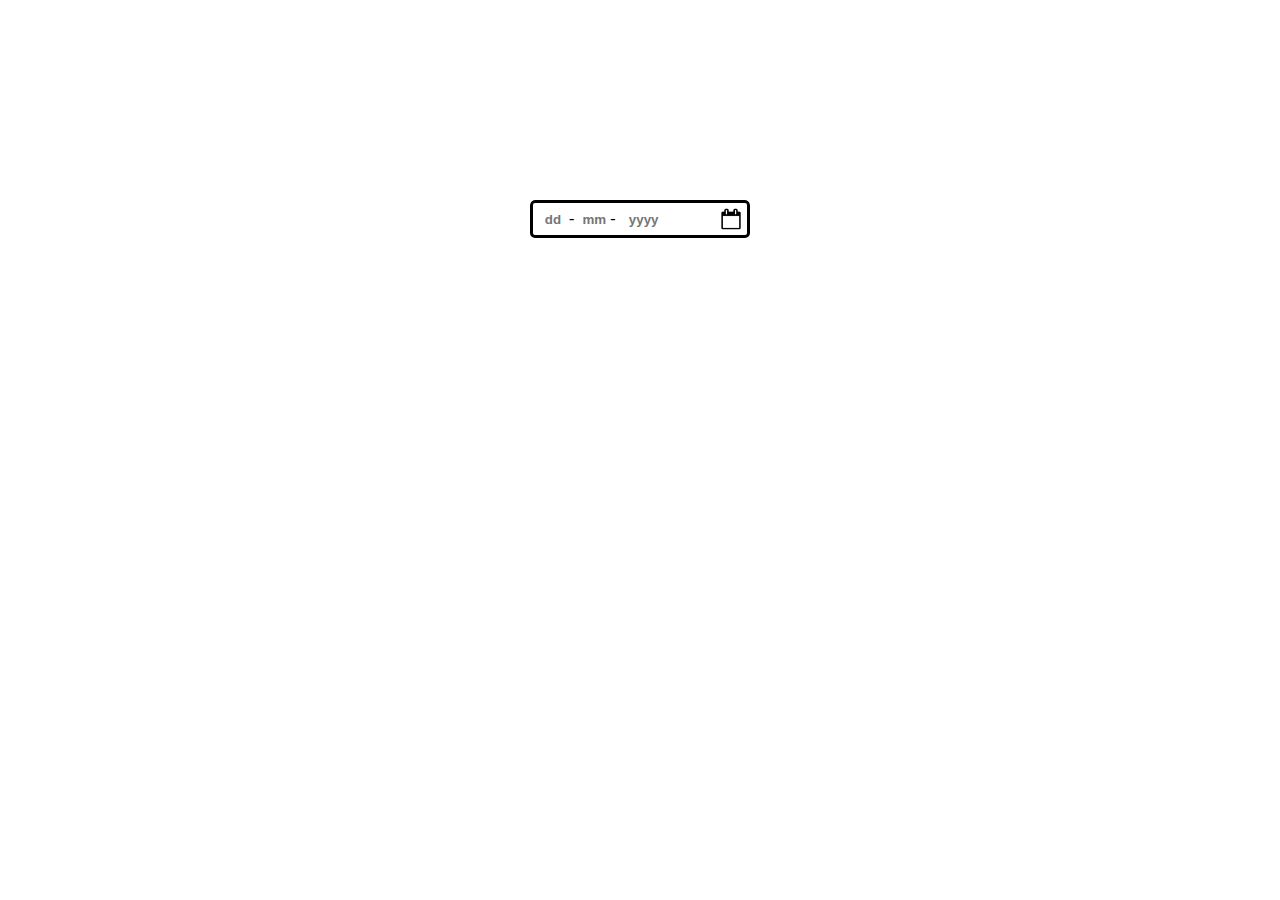
<file: pages/calendar/calendar.html>
<!DOCTYPE html>
<html lang="en">
  <head>
    <meta charset="UTF-8" />
    <meta http-equiv="X-UA-Compatible" content="IE=edge" />
    <meta name="viewport" content="width=device-width, initial-scale=1.0" />
    <title>calendar</title>
    <style>
      * {
        padding: 0;
        margin: 0;
        box-sizing: border-box;
      }
      body {
        background: white;
        width: 100vw;
        height: 100vh;
        display: flex;
        justify-content: center;
        align-items: center;
      }
      .calendar {
        /* padding: 10rem; */
        background: white;
        width: 220px;
        height: 500px;
        overflow: hidden;
        position: relative;
        border-radius: 5px;
      }
      .calendar__header {
        width: 100%;
        padding: 0.25rem;
        position: absolute;
        top: 0;
        left: 0;
        z-index: 10;
        display: flex;
        justify-content: space-between;
        align-items: center;
        border: 3px solid black;
        border-radius: 5px;
        background: white;
      }
      .calendar__body {
        width: 100%;
        /* height: 250px; */
        border: 2px solid black;
        border-radius: 5px;
        position: absolute;
        top: 0%;
        left: 0%;
        z-index: 2;
        transform: translateY(-100%);
        display: flex;
        flex-direction: column;
        align-items: center;
        /* animation: slideDown 1000ms forwards ease-in-out; */
      }
      @keyframes slideDown {
        100% {
          transform: translateY(17%);
        }
      }
      .calendar__footer {
        width: 100%;
        background: rgba(255, 255, 255, 0.1);
        z-index: 1000;
        display: flex;
        justify-content: space-between;
        align-items: center;
        padding: 0.75rem;
        font-size: 0.75rem;
        text-transform: capitalize;
        letter-spacing: 1px;
        color: black;
        font-weight: bold;
      }

      .calendar__header div input {
        width: 2rem;
        padding: 0.25rem;
        border: none;
        text-align: center;
        color: black;
        font-weight: bold;
      }
      .calendar__header div input:nth-child(5) {
        width: 3rem;
      }
      .calendar__header button {
        height: 1.5rem;
        width: 2rem;
      }

      td {
        padding: 0.25rem;
        text-align: center;
        font-size: 1rem;
      }
      th {
        padding: 0.25rem;
        font-size: 0.8rem;
      }
      .modal {
        position: absolute;
        background: yellow;
        z-index: 100000;
        top: 0;
        left: 0;
        width: 100%;
        height: 50px;
        display: flex;
        justify-content: center;
        align-items: center;
      }
    </style>
  </head>
  <body>
    <main class="calendar">
      <div class="calendar__header">
        <div>
          <input type="text" placeholder="dd" id="day" /><span>-</span>
          <input type="text" placeholder="mm" id="month" /><span>-</span>
          <input type="text" placeholder="yyyy" id="year" />
        </div>
        <figure style="width: 1.5rem; height: 1.5rem" id="calendar-figure">
          <img
            src="../../assests/logo/calendar.png"
            style="width: 100%; height: 100%; object-fit: cover"
          />
        </figure>
      </div>
      <div class="calendar__body">
        <div
          style="
            width: 100%;
            display: flex;
            justify-content: space-between;
            padding: 0.25rem;
            font-weight: bold;
          "
        >
          <p>December, 1989</p>
        </div>
        <div style="padding: 0.25rem">
          <table>
            <tr>
              <th>Mon</th>
              <th>Tue</th>
              <th>Wed</th>
              <th>Thu</th>
              <th>Fri</th>
              <th>Sat</th>
              <th>Sun</th>
            </tr>
            <tr>
              <td id="one">1</td>
              <td>2</td>
              <td>3</td>
              <td>4</td>
              <td>5</td>
              <td>6</td>
              <td>7</td>
            </tr>
            <tr>
              <td>8</td>
              <td>9</td>
              <td>10</td>
              <td>11</td>
              <td>12</td>
              <td>13</td>
              <td>14</td>
            </tr>
            <tr>
              <td>15</td>
              <td>16</td>
              <td>17</td>
              <td>18</td>
              <td>19</td>
              <td>20</td>
              <td>21</td>
            </tr>
            <tr>
              <td>22</td>
              <td>23</td>
              <td>24</td>
              <td>25</td>
              <td>26</td>
              <td>27</td>
              <td>28</td>
            </tr>
            <tr>
              <td>29</td>
              <td>30</td>
              <td>31</td>
            </tr>
          </table>
        </div>
        <div class="calendar__footer">
          <span>clear</span>
          <span>today</span>
        </div>
      </div>
      <div class="modal">
        <p>Select your date of birth</p>
      </div>
    </main>
    <script>
      const day = document.getElementById("day");
      const month = document.getElementById("month");
      const year = document.getElementById("year");
      const calendarFigure = document.getElementById("calendar-figure");
      const calendarBody = document.querySelector(".calendar__body");
      const one = document.getElementById("one");
      const modal = document.querySelector(".modal");
      console.log(one);

      setTimeout(() => {
        calendarFigure.style.background = "gray";
        calendarBody.style.animation = "slideDown 1000ms forwards ease-in-out";
        setTimeout(() => {
          calendarFigure.style.background = "none";
        }, 100);
        setTimeout(() => {
          one.style.background = "gray";
          day.value = "01";
          setTimeout(() => {
            one.style.background = "none";
          }, 150);
        }, 3000);
        setTimeout(() => {
          month.value = "12";
        }, 5000);
        setTimeout(() => {
          year.value = "1989";
        }, 7000);
      }, 2000);
      modal.style.transform = "translateX(200%)";
    </script>
  </body>
</html>
</file>
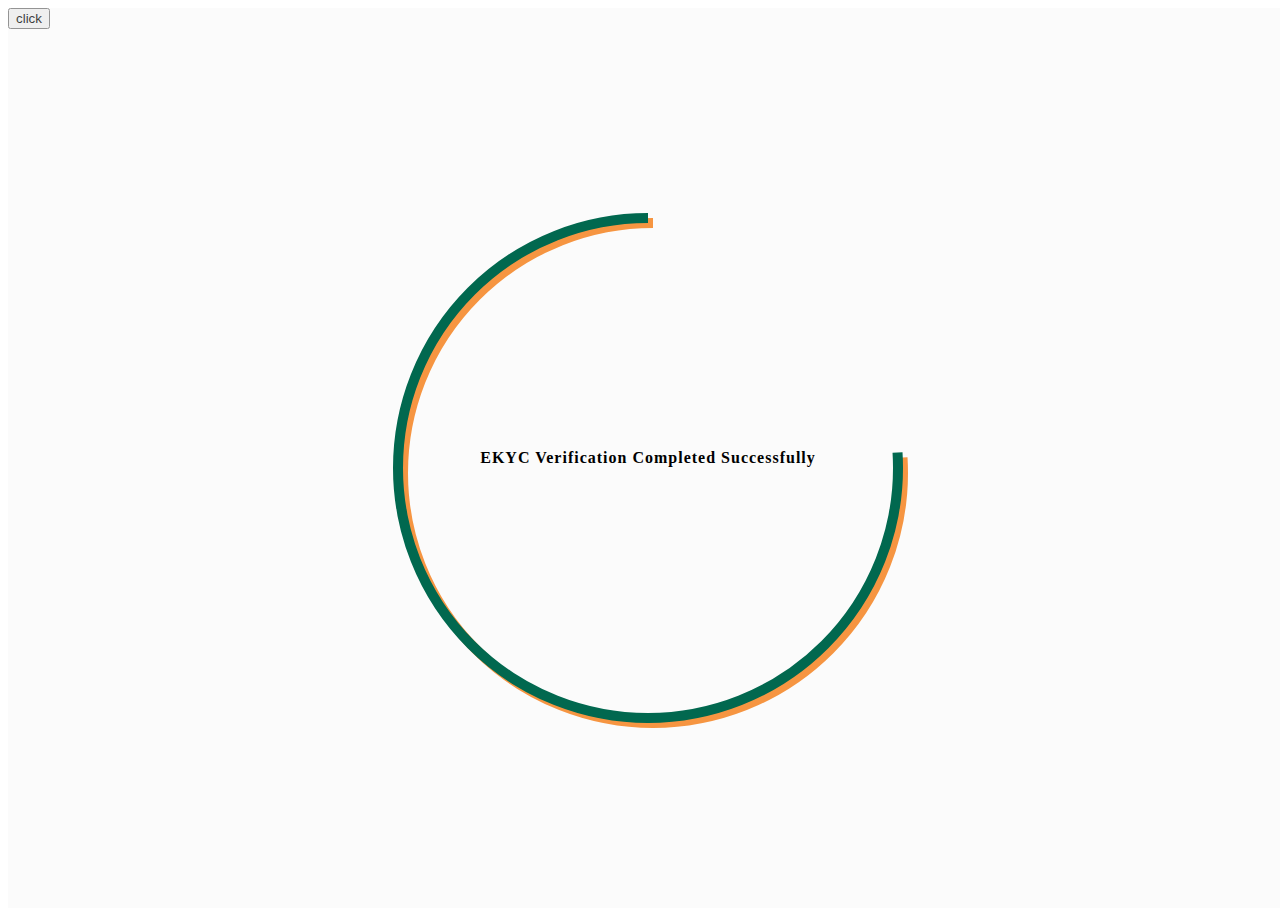
<file: pages/loader/loader.html>
<!DOCTYPE html>
<html lang="en">
  <head>
    <meta charset="UTF-8" />
    <meta http-equiv="X-UA-Compatible" content="IE=edge" />
    <meta name="viewport" content="width=device-width, initial-scale=1.0" />
    <title>Document</title>
    <style>
      .dial {
        height: 600px;
        width: 600px;
        filter: drop-shadow(5px 5px 0.5px rgba(245, 130, 32, 0.85));
        /* background-color: brown; */
      }

      .timer {
        position: absolute;
        display: inline-block;
        width: 100%;
        height: 100%;
        display: flex;
        justify-content: center;
        align-items: center;
        background-color: rgba(240, 240, 240, 0.25);
      }

      .timer input {
        display: block;
        border: none;
        width: 240px;
        font-size: 90px;
        text-align: center;
      }

      .timer button {
        border: none;
        font-size: 36px;
        cursor: pointer;
      }

      .timer button:focus {
        outline: none;
      }

      .timer input:focus {
        outline: none;
      }

      .controls {
        position: absolute;
        top: 0;
        left: 0;
        right: 0;
        bottom: 0;
        display: none;
        justify-content: center;
        align-items: center;
        flex-direction: column;
      }

      .infoo {
        position: absolute;
        top: 0;
        left: 0;
        right: 0;
        bottom: 0;
        display: flex;
        justify-content: center;
        align-items: center;
        font-size: 0.5rem;
        font-weight: bold;
      }

      .infoo h1 {
        letter-spacing: 1px;
        color: var(--secondary-color);
        text-align: center;
        text-transform: capitalize;
      }

    </style>
  </head>
  <body>
    <div id="loader-verify">
      <div class="timer">
        <div class="controls">
          <input id="duration" value="3" />
          <div>
            <button id="start"><i class="fas fa-play"></i></button>
            <button id="pause"><i class="fas fa-pause"></i></button>
          </div>
        </div>
        <div class="infoo">
          <h1>
            eKYC verification completed successfully
          </h1>
          <!-- <div data-title=".dot-flashing" style="margin-left: 1.5rem">
              <div class="stage">
                <div class="dot-flashing"></div>
              </div>
            </div> -->
        </div>
        <svg class="dial">
          <defs>
            <filter id="f1" x="0" y="0" width="200%" height="200%">
              <feOffset result="offOut" in="SourceGraphic" dx="20" dy="20" />
              <feBlend in="SourceGraphic" in2="offOut" mode="normal" />
            </filter>
          </defs>
          <circle
            fill="transparent"
            stroke="#01684F"
            stroke-width="10"
            r="250"
            cx="-110"
            cy="300"
            transform="rotate(-90 100 100)"
          />
        </svg>
      </div>
    </div>

    <button id="start" type="button">click</button>

    <script>
      // loader
      class Timer {
        constructor(durationInput, startButton, pauseButton, callbacks) {
          this.durationInput = durationInput;
          this.startButton = startButton;
          this.pauseButton = pauseButton;
          if (callbacks) {
            this.onStart = callbacks.onStart;
            this.onTick = callbacks.onTick;
            this.onComplete = callbacks.onComplete;
          }
        }

        start = () => {
          if (this.onStart) {
            this.onStart(this.timeRemaining);
          }
          this.tick();
          this.interval = setInterval(this.tick, 10);
        };

        pause = () => {
          clearInterval(this.interval);
        };

        tick = () => {
          if (this.timeRemaining <= 0) {
            this.pause();
            if (this.onComplete) {
              this.onComplete();
            }
            this.timeRemaining = 1;
          } else {
            this.timeRemaining = this.timeRemaining - 0.01;
            if (this.onTick) {
              this.onTick(this.timeRemaining);
            }
          }
        };

        get timeRemaining() {
          return parseFloat(this.durationInput.value);
        }
        set timeRemaining(time) {
          this.durationInput.value = time.toFixed(2);
        }
      }

      const durationInput = document.getElementById("duration");
      const startButton = document.getElementById("start");
      const pauseButton = document.getElementById("pause");
      const circle = document.querySelector("circle");

      const perimeter = circle.getAttribute("r") * 2 * Math.PI;
      circle.setAttribute("stroke-dasharray", perimeter);

      let currentOffset = 0;
      let duration;
      const timer = new Timer(durationInput, startButton, pauseButton, {
        onStart(totalDuration) {
          duration = totalDuration;
        },
        onTick(timeRemaining) {
          circle.setAttribute(
            "stroke-dashoffset",
            (perimeter * timeRemaining) / duration - perimeter
          );
        },
        onComplete() {
          loaderVerifyContainer.style.display = "none";
          dashboard.style.filter = "none";
        },
      });
      timer.start();
    </script>
  </body>
</html>
</file>
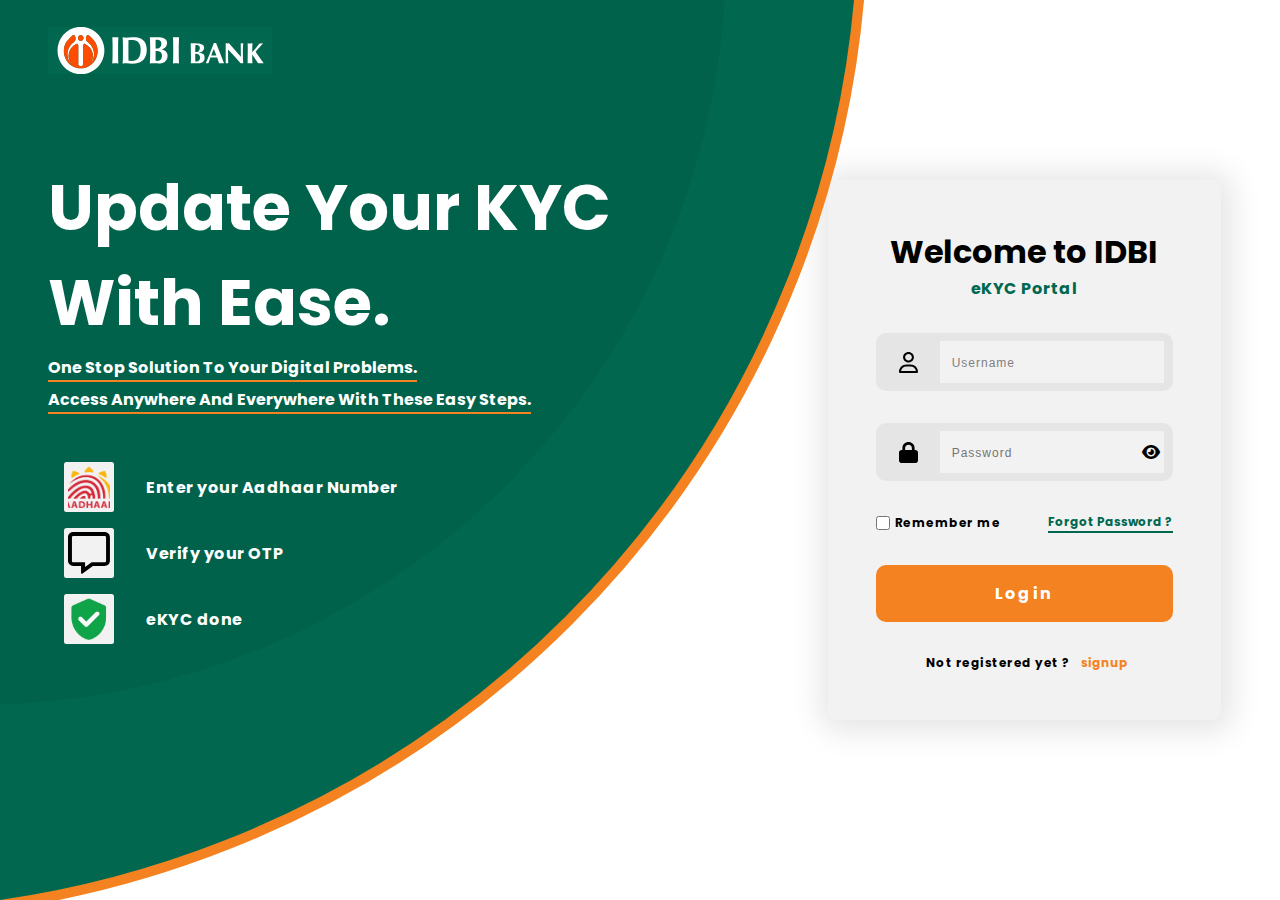
<file: pages/login/login.html>
<!DOCTYPE html>
<html lang="en">
  <head>
    <meta charset="UTF-8" />
    <meta http-equiv="X-UA-Compatible" content="IE=edge" />
    <meta name="viewport" content="width=device-width, initial-scale=1.0" />
    <title>Login</title>
    <link rel="stylesheet" href="../../styles.css" />
    <link
      rel="stylesheet"
      href="https://cdnjs.cloudflare.com/ajax/libs/font-awesome/6.1.1/css/all.min.css"
    />
    <link href="https://unpkg.com/aos@2.3.1/dist/aos.css" rel="stylesheet" />
  </head>
  <body>
    <!-- header -->
    <header class="hero__header">
      <figure class="hero__header__logo">
        <img src="../../assests/logo/idbi-bank-logo.svg" alt="idbi-bank-logo" />
      </figure>
    </header>

    <!-- hero section -->
    <section class="hero__container">
      <div class="hero-left__container">
        <div class="hero-left__container__step" id="left">
          <div class="hero-left__container__step__header">
            <h1>Update your KYC with ease.</h1>
            <span> One stop solution to your digital problems. </span>
            <span>Access anywhere and everywhere with these easy steps.</span>
          </div>
          <div style="display: flex; flex-direction: column; margin-left: 1rem">
            <div class="hero-left__container__steps step-one">
              <img src="../../assests/logo/Aadhaar_Logo.svg.webp" alt="" />
              <p>Enter your Aadhaar Number</p>
            </div>
            <div class="hero-left__container__steps step-two" id="step-two">
              <img src="../../assests/logo/message.svg" alt="" />
              <p>Verify your OTP</p>
            </div>
            <div class="hero-left__container__steps step-three" id="step-three">
              <img src="../../assests/logo/verified.webp" alt="" />
              <p>eKYC done</p>
            </div>
          </div>
        </div> 
      </div>
      </div>
      <div class="hero-right__container">
        <form class="hero-form__container">
          <div class="hero-form__container__heading">
            <h1>
              Welcome to IDBI
              <span
                style="
                  display: block;
                  text-align: center;
                  font-size: 1rem;
                  font-weight: bold;
                  letter-spacing: 0.5px;
                  color: #01684f;
                "
                >eKYC Portal</span
              >
            </h1>
          </div>

          <div class="hero-form__container__input">
            <div class="input__container">
              <div class="icon">
                <img src="../../assests/logo/user.svg" alt="" />
              </div>
              <input type="text" placeholder="username" id="username-input"/>
            </div>
            <div class="input__container">
              <div class="icon">
                <img src="../../assests/logo/lock.svg" alt="" />
              </div>
              <input type="password" placeholder="Password" id="password-input" style="text-transform: none"/>
              <button
                type="button"
                id="passwordeyefirst"
                style="
                  position: absolute;
                  right: 5%;
                  background: transparent;
                  border: none;
                  width: 2rem;
                  color: black;
                "
              >
                <i class="fa-solid fa-eye" style="font-size: 1rem"></i>
            </div>
            <div class="fail-username">
                <i class="fa fa-exclamation-circle" aria-hidden="true" ></i>
                <p>username cannot be empty</p>
            </div>
            <div class="fail-password">
                <i class="fa fa-exclamation-circle" aria-hidden="true"></i>
                <p>password cannot be empty</p>
            </div>
          </div>

          <div class="hero-form__container__checkbox-forgot-password">
            <div class="checkbox">
              <input type="checkbox" />
              <p>Remember me</p>
            </div>
            <div style="display: flex; align-items: center">
              <a href="#">forgot password ?</a>
            </div>
          </div>

          <div class="hero-form__container__button">
            <button id="login-button">Login</button>
          </div>

          <footer class="hero-form__container__footer">
            <p>Not registered yet ?</p>
            <a href="../signup/signup.html">signup</a>
          </footer>
        </form>
      </div>
    </section>
    <script src="https://unpkg.com/aos@next/dist/aos.js"></script>
    <script>
      // defining the variables
      const loginButton = document.getElementById('login-button');
      const failUsername = document.querySelector(".fail-username");
      const failPassword = document.querySelector(".fail-password");
      const usernameInput = document.getElementById("username-input");
      const passwordInput = document.getElementById("password-input")
      const passwordeyefirst = document.getElementById("passwordeyefirst");

      passwordeyefirst.addEventListener("click", function () {
        const result =
          passwordInput.getAttribute("type") === "password"
            ? "text"
            : "password";
        passwordInput.setAttribute("type", result);
        if (result === "text") {
          this.style.fontSize = "1rem";
          this.innerHTML =
            '<i class="fa-solid fa-eye-slash style="font-size: 1rem"></i>';
        } else {
          this.style.fontSize = "1rem";
          this.innerHTML =
            '<i class="fa-solid fa-eye" style="font-size: 1rem"></i>';
        }
      });

      // functions for each event listners
      function checkDetails(e) {
        e.preventDefault();
        if(!usernameInput.value){
          failUsername.style.display = "flex";
          usernameInput.style.border = "2px solid red"
        }
        if(!passwordInput.value) {
          failPassword.style.display = "flex";
          passwordInput.style.border = "2px solid red";
        }
      }


      // Event Listerners
      loginButton.addEventListener('click', checkDetails )
      
      usernameInput.addEventListener('keydown', () => {
        failUsername.style.display = "none";
        usernameInput.style.border = "none";
      });

      passwordInput.addEventListener('keydown', () => {
        failPassword.style.display = "none";
        passwordInput.style.border = "none";
      })

    </script>

  </body>
</html>
</file>
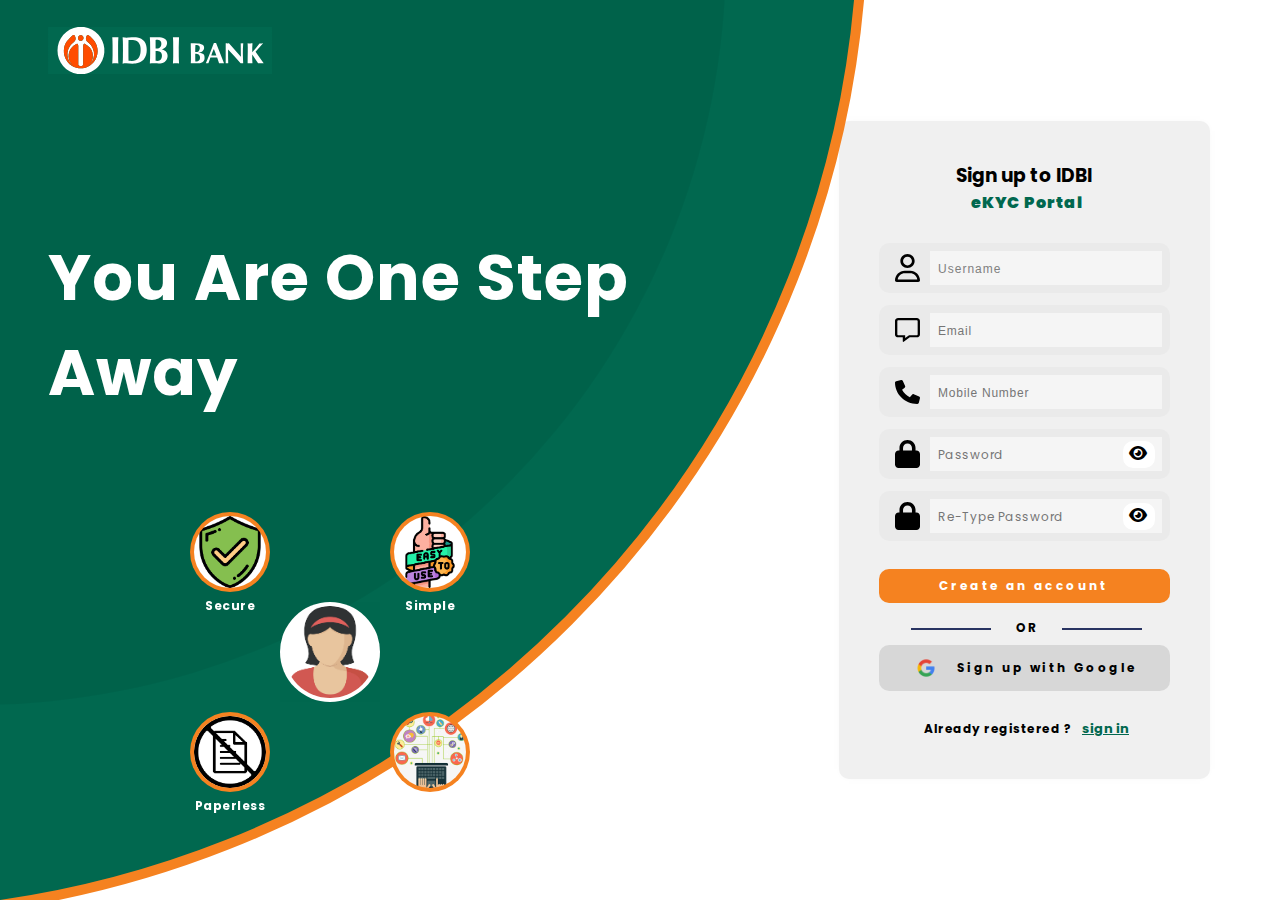
<file: pages/signup/signup.html>
<!DOCTYPE html>
<html lang="en">
  <head>
    <meta charset="UTF-8" />
    <meta http-equiv="X-UA-Compatible" content="IE=edge" />
    <meta name="viewport" content="width=device-width, initial-scale=1.0" />
    <title>signup</title>
    <link rel="stylesheet" href="signup.css" />
    <link
      rel="stylesheet"
      href="https://cdnjs.cloudflare.com/ajax/libs/font-awesome/6.1.1/css/all.min.css"
    />
    <link href="https://unpkg.com/aos@2.3.1/dist/aos.css" rel="stylesheet" />
    <style>
      .container {
        background-color: rgba(1, 104, 79, 0.05);
        width: 500px;
        height: 400px;
        position: relative;
        display: flex;
        justify-content: center;
        align-items: center;
        background: transparent;
        margin-left: 5rem;
        margin-bottom: 3rem;
        animation: fade 4s ease-in-out;
      }
      .rotating-element {
        width: 100px;
        height: 100px;
        position: absolute;
        background: #000;
        animation: rotate 100s linear infinite;
        background-color: rgba(1, 104, 79, 0.05);
      }
      .element-1 {
        position: absolute;
        width: 80px;
        height: 80px;
        border-radius: 100%;
        background-color: #f58220;
        top: -90%;
        left: -90%;
        animation: antirotate 100s linear infinite;
        display: flex;
        flex-direction: column;
        align-items: center;
      }
      .element-2 {
        position: absolute;
        width: 80px;
        height: 80px;
        border-radius: 100%;
        background-color: #f58220;
        top: -90%;
        right: -90%;
        animation: antirotate 100s linear infinite;
        display: flex;
        flex-direction: column;
        align-items: center;
      }
      .element-3 {
        position: absolute;
        width: 80px;
        height: 80px;
        border-radius: 100%;
        background-color: #f58220;
        bottom: -90%;
        left: -90%;
        animation: antirotate 100s linear infinite;
        display: flex;
        flex-direction: column;
        align-items: center;
      }
      .element-4 {
        position: absolute;
        width: 80px;
        height: 80px;
        border-radius: 100%;
        background-color: #f58220;
        bottom: -90%;
        right: -90%;
        animation: antirotate 100s linear infinite;
        display: flex;
        flex-direction: column;
        align-items: center;
      }

      .rotating-element img {
        object-fit: cover;
        border-radius: 100%;
        padding: 4px;
      }

      .rotating-element p {
        color: white;
        padding-right: 5px;
        padding-top: 5px;
        font-weight: bold;
      }

      @keyframes rotate {
        100% {
          transform: rotate(360deg);
        }
      }
      @keyframes antirotate {
        100% {
          transform: rotate(-360deg);
        }
      }
      .info {
        position: absolute;
        width: 100px;
        height: 100px;
        background-color: white;
        z-index: 1000;
        border-radius: 100%;
        overflow: hidden;
        animation: glow 2s ease infinite;
      }

      .info img {
        object-fit: cover;
        padding: 4px;
        border-radius: 100%;
      }
      @keyframes glow {
        0% {
          box-shadow: 0px 0px 1px 0 white;
        }
        50% {
          box-shadow: 0px 0px 3px 10px #01684f;
        }
        100% {
          box-shadow: 0px 0px 1px 0px white;
        }
      }
      @keyframes fade {
        from {
          opacity: 0;
        }
        to {
          opacity: 1;
        }
      }
    </style>
  </head>
  <body>
    <!-- header -->
    <header class="hero__header">
      <figure class="hero__header__logo">
        <img src="../../assests/logo/idbi-bank-logo.svg" alt="idbi-bank-logo" />
      </figure>
    </header>

    <!-- hero section -->
    <section class="hero__container">
      <div class="hero-left__container">
        <div class="hero-left__container__header">
          <h1>You are one step away</h1>
          <!-- <p>We will make your process easy and smooth with</p> -->
        </div>
        <div class="container">
          <div class="rotating-element">
            <article class="element-1">
              <img src="../../assests/logo/secure.png" alt="secure-img" />
              <p>Secure</p>
            </article>
            <article class="element-2">
              <img src="../../assests/logo/easy-to-use.png" alt="easy-to-use" />
              <p>Simple</p>
            </article>
            <article class="element-3">
              <img src="../../assests/logo/paperless.png" alt="secure-img" />
              <p>Paperless</p>
            </article>
            <article class="element-4">
              <img src="../../assests/logo/digital.png" alt="secure-img" />
              <p>Digital</p>
            </article>
          </div>
          <figure class="info">
            <img src="../../assests/logo/female.png" alt="female-img" />
          </figure>
        </div>
      </div>
      <div class="hero-right__container">
        <form class="hero-form__container">
          <div class="hero-form__container__heading">
            <h3>
              Sign up to IDBI
              <span
                style="
                  display: block;
                  font-size: 1rem;
                  font-weight: bolder;
                  letter-spacing: 0.5px;
                  color: #01684f;
                  margin-left: 5px;
                  text-align: center;
                "
                >eKYC Portal</span
              >
            </h3>
          </div>

          <div class="hero-form__container__input">
            <div class="fail-username">
              <i class="fa fa-exclamation-circle" aria-hidden="true"></i>
              <p>Username cannot be empty</p>
            </div>
            <div class="input__container">
              <div class="icon">
                <img src="../../assests/logo/user.svg" alt="" />
              </div>
              <input type="text" placeholder="Username" id="username" />
            </div>
            <div class="fail-email">
              <i class="fa fa-exclamation-circle" aria-hidden="true"></i>
              <p>Email cannot be empty</p>
            </div>
            <div class="fail-email-invalid-char">
              <i class="fa fa-exclamation-circle" aria-hidden="true"></i>
              <p>Invalid characters not allowed</p>
            </div>
            <div class="input__container">
              <div class="icon">
                <img src="../../assests/logo/message.svg" alt="" />
              </div>
              <input type="email" placeholder="Email" id="email" />
            </div>
            <div class="fail-phone">
              <i class="fa fa-exclamation-circle" aria-hidden="true"></i>
              <p>Phone cannot be empty</p>
            </div>
            <div class="fail-phone-numbers">
              <i class="fa fa-exclamation-circle" aria-hidden="true"></i>
              <p>Mobile number must be of 10-digits</p>
            </div>
            <div class="input__container">
              <div class="icon">
                <img src="../../assests/logo/phone.svg" alt="" />
              </div>
              <input
                type="tel"
                placeholder="Mobile number"
                id="phone"
                maxlength="10"
              />
            </div>

            <div class="fail-password">
              <i class="fa fa-exclamation-circle" aria-hidden="true"></i>
              <p>Password cannot be empty</p>
            </div>
            <div class="input__container">
              <div class="icon">
                <img src="../../assests/logo/lock.svg" alt="" />
              </div>
              <input type="password" placeholder="Password" id="password" />
              <button
                type="button"
                id="passwordeyefirst"
                style="
                  position: absolute;
                  right: 5%;
                  background: transparent;
                  border: none;
                  width: 2rem;
                  color: black;
                  z-index: 1000;
                  background-color: white;
                  padding: 0.25rem;
                "
              >
                <i class="fa-solid fa-eye" style="font-size: 1rem"></i>
              </button>
            </div>
            <div class="fail-retypepassword">
              <i class="fa fa-exclamation-circle" aria-hidden="true"></i>
              <p>Password didnot match</p>
            </div>
            <div class="input__container">
              <div class="icon">
                <img src="../../assests/logo/lock.svg" alt="" />
              </div>
              <input
                type="password"
                placeholder="Re-type password"
                id="retypepassword"
              /><button
                type="button"
                id="passwordeye"
                style="
                  position: absolute;
                  right: 5%;
                  background: transparent;
                  border: none;
                  width: 2rem;
                  color: black;
                  z-index: 1000;
                  background-color: white;
                  padding: 0.25rem;
                "
              >
                <i class="fa-solid fa-eye" style="font-size: 1rem"></i>
              </button>
            </div>
          </div>

          <!-- <div class="hero-form__container__checkbox-forgot-password">
            <div class="checkbox">
              <input type="checkbox" />
              <p>Remember me</p>
            </div>
            <div style="display: flex; align-items: center">
              <a href="#">forgot password ?</a>
            </div>
          </div> -->

          <div class="hero-form__container__button">
            <button id="create-button">Create an account</button>
            <p>or</p>
            <button
              style="
                display: flex;
                justify-content: space-between;
                align-items: center;
              "
            >
              <img
                src="../../assests/logo/google-logo.webp"
                style="
                  width: 30px;
                  height: 30px;
                  object-fit: cover;
                  padding: 1px;
                  color: #d61c4e;
                "
              />Sign up with Google
            </button>
          </div>

          <footer class="hero-form__container__footer">
            <p>Already registered ?</p>
            <a href="../login/login.html">sign in</a>
          </footer>
        </form>
      </div>
    </section>
    <script src="https://unpkg.com/aos@next/dist/aos.js"></script>
    <script>
      const failUsername = document.querySelector(".fail-username");
      const failEmail = document.querySelector(".fail-email");
      const failEmailInvalidChar = document.querySelector(
        ".fail-email-invalid-char"
      );
      const failPhone = document.querySelector(".fail-phone");
      const failPhoneNumbers = document.querySelector(".fail-phone-numbers");
      const failPassword = document.querySelector(".fail-password");
      const failReTypePassword = document.querySelector(".fail-retypepassword");

      const usernameInput = document.getElementById("username");
      const emailInput = document.getElementById("email");
      const phoneInput = document.getElementById("phone");
      const passwordInput = document.getElementById("password");
      const retypepasswordInput = document.getElementById("retypepassword");
      const passwordeye = document.getElementById("passwordeye");
      const passwordeyefirst = document.getElementById("passwordeyefirst");

      passwordeyefirst.addEventListener("click", function () {
        const result =
          passwordInput.getAttribute("type") === "password"
            ? "text"
            : "password";
        passwordInput.setAttribute("type", result);
        if (result === "text") {
          this.style.fontSize = "1rem";
          this.innerHTML =
            '<i class="fa-solid fa-eye-slash style="font-size: 1rem"></i>';
        } else {
          this.style.fontSize = "1rem";
          this.innerHTML =
            '<i class="fa-solid fa-eye" style="font-size: 1rem"></i>';
        }
      });

      passwordeye.addEventListener("click", function () {
        const result =
          retypepasswordInput.getAttribute("type") === "password"
            ? "text"
            : "password";
        retypepasswordInput.setAttribute("type", result);
        if (result === "text") {
          this.style.fontSize = "1rem";
          this.innerHTML =
            '<i class="fa-solid fa-eye-slash style="font-size: 1rem"></i>';
        } else {
          this.style.fontSize = "1rem";
          this.innerHTML =
            '<i class="fa-solid fa-eye" style="font-size: 1rem"></i>';
        }
      });

      retypepasswordInput.addEventListener("keyup", function (e) {
        console.log(e.target.value);

        if (e.target.value !== passwordInput.value) {
          failReTypePassword.style.display = "flex";
          retypepasswordInput.style.border = "2px solid red";
          failReTypePassword.style.fontSize = "12px";
          failReTypePassword.style.color = "red";
          failReTypePassword.innerHTML =
            "<i class='fa fa-exclamation-circle' aria-hidden='true'></i><p>Password did not match</p>";
        } else if (e.target.value === passwordInput.value) {
          if (!e.target.value) {
            failReTypePassword.syle.display = "none";
          } else {
            failReTypePassword.style.display = "flex";
            failReTypePassword.style.color = "green";
            failReTypePassword.style.fontSize = "12px";
            failReTypePassword.innerText = "✅ Password matched";
            retypepasswordInput.style.border = "2px solid green";
          }
        } else {
          failReTypePassword.style.display = "none";
        }
      });

      const createAccountButton = document.getElementById("create-button");

      function checkDetails(e) {
        if (!usernameInput.value) {
          e.preventDefault();
          failUsername.style.display = "flex";
          usernameInput.style.border = "2px solid red";
        }

        if (!phoneInput.value) {
          e.preventDefault();
          failPhone.style.display = "flex";
          phoneInput.style.border = "2px solid red";
        }

        if (!passwordInput.value) {
          e.preventDefault();
          failPassword.style.display = "flex";
          passwordInput.style.border = "2px solid red";
        }
        if (passwordInput.value !== retypepasswordInput.value) {
          e.preventDefault();
          failReTypePassword.style.display = "flex";
          retypepasswordInput.style.border = "2px solid red";
        }

        let mailformat = /^\w+([\.-]?\w+)*@\w+([\.-]?\w+)*(\.\w{2,3})+$/;

        if (emailInput.value.match(mailformat)) {
          console.lg("valid email address");
        } else {
          if (!emailInput.value) {
            e.preventDefault();
            failEmail.style.display = "flex";
            emailInput.style.border = "2px solid red";
          } else {
            e.preventDefault();
            failEmailInvalidChar.style.display = "flex";
          }
        }
      }

      emailInput.addEventListener("click", () => {
        failEmailInvalidChar.style.display = "none";
        failEmail.style.display = "none";
        failEmail.style.border = "none";
      });

      phoneInput.addEventListener("keypress", function (e) {
        var char = String.fromCharCode(e.which);
        if (!/[0-9]/.test(char)) {
          e.preventDefault();
        }
        if (phoneInput.value.length < 9) {
          failPhoneNumbers.style.display = "flex";
          failPhoneNumbers.style.color = "green";
          phoneInput.style.border = "2px solid red";
        }
      });

      usernameInput.setAttribute(
        "oninput",
        "this.value = this.value.toUpperCase()"
      );
      createAccountButton.addEventListener("click", checkDetails);

      usernameInput.addEventListener("keydown", () => {
        failUsername.style.display = "none";
        usernameInput.style.border = "none";
      });

      emailInput.addEventListener("keydown", (e) => {
        failEmail.style.display = "none";
        emailInput.style.border = "none";
      });

      phoneInput.addEventListener("keydown", () => {
        failPhone.style.display = "none";
        phoneInput.style.border = "none";
        failPhoneNumbers.style.display = "none";
      });

      passwordInput.addEventListener("keydown", () => {
        failPassword.style.display = "none";
        passwordInput.style.border = "none";
      });

      retypepasswordInput.addEventListener("keydown", (e) => {
        failReTypePassword.style.display = "none";
        retypepasswordInput.style.border = "none";
      });
    </script>
  </body>
</html>
</file>
<file: styles.css>
/*
* Prefixed by https://autoprefixer.github.io
* PostCSS: v8.4.14,
* Autoprefixer: v10.4.7
* Browsers: last 4 version
*/

@import url("https://fonts.googleapis.com/css2?family=Poppins&display=swap");

:root {
  --primary-color: #ffffff;
  --secondary-color: #01684f;
  --ternary-color: #f58220;
  --transition: all 300ms ease-in;
  --font-heading: "Montserrat", sans-serif;
  --font-text: "Calibri", arial;
  --font-primary: "Poppins", sans-serif;
  --padding-regular-1: 2rem;
  --padding-regular-2: 1rem;
  --padding-regular-3: 0.75rem;
  --padding-regular-4: 0.25rem;
}

* {
  margin: 0;
  padding: 0;
  -webkit-box-sizing: border-box;
  box-sizing: border-box;
}

body {
  font-size: 1rem;
  font-family: var(--font-primary);
}

img {
  -o-object-fit: cover;
  object-fit: cover;
  width: 100%;
  height: 100%;
}

a {
  text-decoration: none;
  color: black;
}

h1,
h2,
h3,
h4,
h5,
h6 {
  margin: 0;
}

p {
  font-size: 12px;
  margin-left: 5px;
  letter-spacing: 0.5px;
}

img {
  -o-object-fit: cover;
  object-fit: cover;
  width: 100%;
  height: 100%;
}

button {
  padding: 1rem;
  border-radius: 10px;
  letter-spacing: 0.15rem;
  background-color: rgb(245, 130, 32);
  font-weight: bold;
  border: none;
  color: var(--primary-color);
  font-family: var(--font-primary);
  width: 100%;
  cursor: pointer;
  font-size: 1rem;
}

button:hover {
  -webkit-transition: var(--transition);
  -o-transition: var(--transition);
  transition: var(--transition);
}

input::placeholder{
  text-transform: capitalize;
  font-size: 0.75rem !important; 
  letter-spacing: 1px;
}

input[type="text"] {
  text-transform: uppercase;
}



input[type="text"],
input[type="password"] {
  padding: var(--padding-regular-3);
  font-size: 1rem;
  border: none;
  background: rgba(255, 255, 255, 0.5);
  -webkit-transition: var(--transition);
  -o-transition: var(--transition);
  transition: var(--transition);
  margin-left: 0;
}

input[type="text"]::-webkit-input-placeholder {
  letter-spacing: 1px;
  color: gray;
  text-transform: capitalize;
  font-size: 14px;
}

input[type="text"]::-moz-placeholder {
  letter-spacing: 1px;
  color: gray;
  text-transform: capitalize;
  font-size: 14px;
}

input[type="text"]:-ms-input-placeholder {
  letter-spacing: 1px;
  color: gray;
  text-transform: capitalize;
  font-size: 14px;
}

input[type="text"]::-ms-input-placeholder {
  letter-spacing: 1px;
  color: gray;
  text-transform: capitalize;
  font-size: 14px;
}

input[type="text"]::placeholder {
  letter-spacing: 1px;
  color: gray;
  text-transform: capitalize;
  font-size: 14px;
}

input[type="checkbox"] {
  width: 14px;
  height: 14px;
  border-radius: 0;
}

input:focus {
  border-bottom: 3px solid var(--secondary-color);
}

input:focus-within {
  outline: none;
  background-color: var(--primary-color);
}

.hero-container {
  width: 100vw;
  min-height: 100vh;
  position: relative;
}

.hero__header {
  width: 100vw;
  position: absolute;
  top: 0;
  left: 0;
  height: 12vh;
  background: #01684f;
  display: -webkit-box;
  display: -ms-flexbox;
  display: flex;
  -webkit-box-pack: start;
  -ms-flex-pack: start;
  justify-content: flex-start;
  -webkit-box-align: center;
  -ms-flex-align: center;
  align-items: center;
}

.hero__header__logo {
  width: 10rem;
  margin-left: 1rem;
}

.hero__container {
  width: 100%;
  height: 100vh;
  display: -webkit-box;
  display: -ms-flexbox;
  display: flex;
  -webkit-box-pack: center;
  -ms-flex-pack: center;
  justify-content: center;
  -webkit-box-align: center;
  -ms-flex-align: center;
  align-items: center;
  background: -o-linear-gradient(
    135deg,
    var(--ternary-color) 20%,
    /* var(--primary-color) 10%, */ var(--secondary-color) 20%
  );
  background: linear-gradient(
    -45deg,
    var(--ternary-color) 20%,
    /* var(--primary-color) 10%, */ var(--secondary-color) 20%
  );
  overflow: hidden;
}

.hero-left__container {
  display: none;
}

.hero-right__container {
  display: -webkit-box;
  display: -ms-flexbox;
  display: flex;
  -webkit-box-pack: center;
  -ms-flex-pack: center;
  justify-content: center;
  -webkit-box-align: center;
  -ms-flex-align: center;
  align-items: center;
  padding: 5rem 0 5rem 0;
}

.hero-form__container {
  width: 90vw;
  margin-top: 10vh;
  background-color: rgba(255, 255, 255, 1);
  padding: 4rem;
  display: -ms-grid;
  display: grid;
  -ms-grid-columns: 1fr;
  grid-template-columns: 1fr;
  row-gap: var(--padding-regular-1);
  -webkit-box-pack: center;
  -ms-flex-pack: center;
  justify-content: center;
  border-radius: 10px;
  -webkit-box-shadow: 0px 0px 5px 2px rgba(0, 0, 0, 0.1);
  box-shadow: 0px 0px 5px 2px rgba(0, 0, 0, 0.1);
  -webkit-animation: popUp 200ms ease-in-out;
  animation: popUp 200ms ease-in-out;
}

@-webkit-keyframes popUp {
  0% {
    opacity: 0;
  }
  100% {
    opacity: 1;
  }
}

@keyframes popUp {
  0% {
    opacity: 0;
  }
  100% {
    opacity: 1;
  }
}

.hero-form__container__heading {
  display: -webkit-box;
  display: -ms-flexbox;
  display: flex;
  -webkit-box-pack: center;
  -ms-flex-pack: center;
  justify-content: center;
}

.hero-form__container__input {
  display: -ms-grid;
  display: grid;
  -ms-grid-columns: 1fr;
  grid-template-columns: 1fr;
  row-gap: var(--padding-regular-1);
  position: relative;
}

.input__container {
  display: -ms-grid;
  display: grid;
  -ms-grid-columns: 20% 80%;
  grid-template-columns: 20% 80%;
  -webkit-box-pack: center;
  -ms-flex-pack: center;
  justify-content: center;
  -webkit-box-align: center;
  -ms-flex-align: center;
  align-items: center;
  padding: 0.5rem;
  border-radius: 10px;
  background: rgba(0, 0, 0, 0.09);
}

.fail-username {
  font-size: 8px;
  display: none;
  -webkit-box-align: center;
  -ms-flex-align: center;
  align-items: center;
  color: red;
  position: absolute;
  top: -12%;
  right: 10%;
  /* background-color: white; */
  z-index: 1000;
}

.fail-username p {
  margin-left: 5px;
}

.fail-password {
  font-size: 8px;
  display: none;
  -webkit-box-align: center;
  -ms-flex-align: center;
  align-items: center;
  color: red;
  position: absolute;
  top: 45%;
  right: 10%;
}

.fail-password p {
  margin-left: 5px;
}

.fail-active {
  border: 2px solid red;
}

.icon {
  width: 50px;
  height: 100%;
  display: -webkit-box;
  display: -ms-flexbox;
  display: flex;
  -webkit-box-pack: center;
  -ms-flex-pack: center;
  justify-content: center;
  -webkit-box-align: center;
  -ms-flex-align: center;
  align-items: center;
}

.icon img {
  width: 60%;
  height: 50%;
  -o-object-fit: contain;
  object-fit: contain;
  color: var(--secondary-color);
}

.hero-form__container__checkbox-forgot-password {
  display: -webkit-box;
  display: -ms-flexbox;
  display: flex;
  -webkit-box-pack: justify;
  -ms-flex-pack: justify;
  justify-content: space-between;
  -webkit-box-align: center;
  -ms-flex-align: center;
  align-items: center;
  font-weight: bold;
}

.hero-form__container__checkbox-forgot-password a {
  font-weight: bold;
  font-size: 11px;
}

.hero-form__container__checkbox-forgot-password .checkbox {
  display: -webkit-box;
  display: -ms-flexbox;
  display: flex;
  -webkit-box-pack: justify;
  -ms-flex-pack: justify;
  justify-content: space-between;
  -webkit-box-align: center;
  -ms-flex-align: center;
  align-items: center;
}

.hero-form__container__checkbox-forgot-password a {
  font-size: 12px;
  text-transform: capitalize;
  color: var(--secondary-color);
  font-weight: bold;
  border-bottom: 2px solid var(--secondary-color);
}

.hero-form__container__button button:hover {
  background-color: rgba(245, 130, 32);
}

.hero-form__container__footer {
  display: -webkit-box;
  display: -ms-flexbox;
  display: flex;
  -webkit-box-pack: center;
  -ms-flex-pack: center;
  justify-content: center;
  -webkit-box-align: center;
  -ms-flex-align: center;
  align-items: center;
  font-size: 12px;
  font-weight: bold;
}

.hero-form__container__footer a {
  margin-left: 10px;
  color: var(--ternary-color);
}

@media screen and (min-width: 1024px) {
  /* Login Page */
  .hero__header {
    position: fixed;
    top: 0;
    left: 0;
    width: 100vw;
    padding: var(--padding-regular-1);
    background: transparent;
    z-index: 3;
  }

  .hero__header__logo {
    width: 14rem;
  }

  .hero__container {
    width: 100vw;
    min-height: 100vh;
    background-color: white;
    position: relative;
    display: -ms-grid;
    display: grid;
    -ms-grid-columns: 60vw 40vw;
    grid-template-columns: 60vw 40vw;
    background: none;
  }

  .hero__container::before {
    content: "";
    position: absolute;
    background: -o-linear-gradient(
      45deg,
      var(--secondary-color) 90%,
      var(--primary-color) 5%,
      var(--primary-color) 5%
    );
    background: linear-gradient(
      45deg,
      var(--secondary-color) 90%,
      var(--primary-color) 5%,
      var(--primary-color) 5%
    );
    width: 2000px;
    height: 2000px;
    border-radius: 50%;
    top: -10%;
    right: 48%;
    -webkit-transform: translate(10%, -50%);
    -ms-transform: translate(10%, -50%);
    transform: translate(10%, -50%);
    outline: none;
    z-index: 1;
    border: 10px solid rgba(245, 130, 32, 1);
  }

  .hero__container::after {
    content: "";
    position: absolute;
    width: 1500px;
    height: 1500px;
    border-radius: 50%;
    top: -5%;
    right: 55%;
    -webkit-transform: translate(10%, -50%);
    -ms-transform: translate(10%, -50%);
    transform: translate(10%, -50%);
    outline: none;
    z-index: 2;
    background-color: rgba(0, 0, 0, 0.05);
  }

  .hero-left__container {
    z-index: 10;
    display: -webkit-box;
    display: -ms-flexbox;
    display: flex;
    -webkit-box-pack: start;
    -ms-flex-pack: start;
    justify-content: flex-start;
    -webkit-box-align: end;
    -ms-flex-align: end;
    align-items: flex-end;
  }

  .hero-left__container__step__header {
    color: #ffffff;
    font-size: 2rem;
    margin-bottom: 3rem;
    text-transform: capitalize;
    font-weight: bold;
    display: -webkit-box;
    display: -ms-flexbox;
    display: flex;
    -webkit-box-orient: vertical;
    -webkit-box-direction: normal;
    -ms-flex-direction: column;
    flex-direction: column;
    -webkit-box-align: start;
    -ms-flex-align: start;
    align-items: flex-start;
    -webkit-animation: fade-out 2s ease-in-out;
    animation: fade-out 2s ease-in-out;
  }

  @-webkit-keyframes fade-out {
    0% {
      opacity: 0;
    }
    100% {
      opacity: 1;
    }
  }

  @keyframes fade-out {
    0% {
      opacity: 0;
    }
    100% {
      opacity: 1;
    }
  }

  .hero-left__container__step__header span {
    font-size: 16px;
    border-bottom: 2px solid #f58220;
    margin-top: 5px;
  }

  .hero-left__container__step {
    -webkit-transition: var(--transition);
    -o-transition: var(--transition);
    transition: var(--transition);
    padding: 2rem;
    border-radius: 10px;
    margin-bottom: 5rem;
    margin-left: 1rem;
  }

  .step-one {
    -webkit-animation: fade-right 2s ease-in-out;
    animation: fade-right 2s ease-in-out;
    -webkit-transition: all 1s ease;
    -o-transition: all 1s ease;
    transition: all 1s ease;
  }

  .step-two {
    -webkit-animation: fade-right 3s ease-in-out;
    animation: fade-right 3s ease-in-out;
    -webkit-transition: all 1s ease;
    -o-transition: all 1s ease;
    transition: all 1s ease;
  }

  .step-three {
    -webkit-animation: fade-right 4s ease-in-out;
    animation: fade-right 4s ease-in-out;
    -webkit-transition: all 1s ease;
    -o-transition: all 1s ease;
    transition: all 1s ease;
  }

  @-webkit-keyframes fade-right {
    0% {
      -webkit-transform: translateX(-100%);
      transform: translateX(-100%);
    }
    100% {
      -webkit-transform: translateX(0%);
      transform: translateX(0%);
    }
  }

  @keyframes fade-right {
    0% {
      -webkit-transform: translateX(-100%);
      transform: translateX(-100%);
    }
    100% {
      -webkit-transform: translateX(0%);
      transform: translateX(0%);
    }
  }

  .hero-left__container__steps {
    display: -webkit-box;
    display: -ms-flexbox;
    display: flex;
    -webkit-box-pack: start;
    -ms-flex-pack: start;
    justify-content: flex-start;
    -webkit-box-align: center;
    -ms-flex-align: center;
    align-items: center;
    margin-bottom: 1rem;
  }

  .hero-left__container__steps p {
    font-size: 1rem;
    color: var(--primary-color);
    margin-left: 2rem;
    font-weight: bold;
  }

  .hero-left__container__steps h4 {
    color: white;
  }

  .hero-left__container__steps img {
    width: 50px;
    height: 50px;
    border-radius: 5%;
    -o-object-fit: cover;
    object-fit: cover;
    padding: 0.25rem;
    background-color: #f2f2f2;
  }

  .hero-form__container {
    margin-top: 0;
    width: initial;
    background-color: rgba(0, 0, 0, 0.05);
    padding: 3rem;
    -webkit-box-shadow: 2px 2px 30px 10px rgba(0, 0, 0, 0.1);
    box-shadow: 2px 2px 30px 10px rgba(0, 0, 0, 0.1);
    -webkit-animation: fade-left 2000ms ease-in-out;
    animation: fade-left 2000ms ease-in-out;
  }

  @-webkit-keyframes fade-left {
    0% {
      -webkit-transform: translateX(150%);
      transform: translateX(150%);
    }
    100% {
      -webkit-transform: trans + lateX(0%);
      transform: trans + lateX(0%);
    }
  }

  @keyframes fade-left {
    0% {
      -webkit-transform: translateX(150%);
      transform: translateX(150%);
    }
    100% {
      -webkit-transform: trans + lateX(0%);
      transform: trans + lateX(0%);
    }
  }

  .input__container {
    -ms-grid-columns: 20% 80%;
    grid-template-columns: 20% 80%;
    background: rgba(0, 0, 0, 0.05);
  }
}
</file>
<file: pages/signup/signup.css>
/*
* Prefixed by https://autoprefixer.github.io
* PostCSS: v8.4.14,
* Autoprefixer: v10.4.7
* Browsers: last 4 version
*/

@import url("https://fonts.googleapis.com/css2?family=Poppins&display=swap");

* {
  margin: 0;
  padding: 0;
  -webkit-box-sizing: border-box;
  box-sizing: border-box;
}

:root {
  --primary-color: #ffffff;
  --secondary-color: #01684f;
  --ternary-color: #f58220;
  --transition: all 300ms ease-in;
  --font-heading: "Montserrat", sans-serif;
  --font-text: "Calibri", arial;
  --font-primary: "Poppins", sans-serif;
  --padding-regular-1: 2rem;
  --padding-regular-2: 1rem;
  --padding-regular-3: 0.75rem;
  --padding-regular-4: 0.25rem;
   --white-shade-1: #f0f0f0;
}

body {
  background-color: whitesmoke;
  font-size: 1rem;
  font-family: var(--font-primary);
}

a {
  text-decoration: none;
  color: black;
}

h1,
h2,
h3,
h4,
h5,
h6 {
  margin: 0;
}

p {
  font-size: 12px;
  margin-left: 5px;
  letter-spacing: 0.5px;
}

button {
  padding: 0.5rem;
  border-radius: 10px;
  letter-spacing: 0.15rem;
  background-color: rgb(245, 130, 32);
  font-weight: bold;
  border: none;
  color: var(--primary-color);
  font-family: var(--font-primary);
  width: 100%;
  cursor: pointer;
  font-size: 0.75rem;
}

button:hover {
  -webkit-transition: var(--transition);
  -o-transition: var(--transition);
  transition: var(--transition);
}

img {
  -o-object-fit: cover;
  object-fit: cover;
  width: 100%;
  height: 100%;
}

input[type="email"] {
  text-transform: lowercase;
}

input::placeholder{
  text-transform: capitalize;
  font-size: 0.75rem !important; 
  letter-spacing: 0.75px ;
  font-family: "Arial", "Helvetica", sans-serif;
}

input[type="text"],
input[type="password"],
input[type="email"],
input[type="tel"] {
  width: 100%;
  padding: 8px;
  font-size: 1rem;
  border: none;
  background: rgba(255, 255, 255, 0.5);
  -webkit-transition: var(--transition);
  -o-transition: var(--transition);
  transition: var(--transition);
  margin-left: 2px;
}

input[type="text"]::-webkit-input-placeholder {
  letter-spacing: 1px;
  color: gray;
  text-transform: capitalize;
  font-size: 14px;
}

input[type="text"]::-moz-placeholder {
  letter-spacing: 1px;
  color: gray;
  text-transform: capitalize;
  font-size: 14px;
}

input[type="text"]:-ms-input-placeholder {
  letter-spacing: 1px;
  color: gray;
  text-transform: capitalize;
  font-size: 14px;
}

input[type="text"]::-ms-input-placeholder {
  letter-spacing: 1px;
  color: gray; 
  text-transform: capitalize;
  font-size: 14px;
}
input[type="password"]::placeholder {
  font-family: var(--font-primary);
  font-size: 0.75rem;
}
input[type="text"]::placeholder {
  letter-spacing: 1px;
  color: gray;
  text-transform: capitalize;
  font-size: 14px;
}

input[type="checkbox"] {
  width: 14px;
  height: 14px;
  border-radius: 0;
}

input:focus {
  border-bottom: 3px solid var(--secondary-color);
}

input:focus-within {
  outline: none;
  background-color: var(--primary-color);
}

.section {
  width: 90vw;
  margin: auto;
  background: yellow;
}

/* Login Page */
.hero__header {
  width: 100vw;
  position: fixed;
  top: 0;
  left: 0;
  height: 12vh;
  background: #01684f;
  display: -webkit-box;
  display: -ms-flexbox;
  display: flex;
  -webkit-box-pack: start;
  -ms-flex-pack: start;
  justify-content: flex-start;
  -webkit-box-align: center;
  -ms-flex-align: center;
  align-items: center;
  z-index: 100000;
}

.hero__header__logo {
  width: 10rem;
  margin-left: 1rem;
}

.hero__container {
  min-height: 100vh;
  display: -webkit-box;
  display: -ms-flexbox;
  display: flex;
  -webkit-box-pack: center;
  -ms-flex-pack: center;
  justify-content: center;
  -webkit-box-align: center;
  -ms-flex-align: center;
  align-items: center;
  background: -o-linear-gradient(
    135deg,
    var(--ternary-color) 20%,
    /* var(--primary-color) 10%, */ var(--secondary-color) 20%
  );
  background: linear-gradient(
    -45deg,
    var(--ternary-color) 20%,
    /* var(--primary-color) 10%, */ var(--secondary-color) 20%
  );
  overflow: hidden;
}

.hero-left__container {
  display: none;
}

.hero-right__container {
  display: -webkit-box;
  display: -ms-flexbox;
  display: flex;
  -webkit-box-pack: center;
  -ms-flex-pack: center;
  justify-content: center;
  -webkit-box-align: center;
  -ms-flex-align: center;
  align-items: center;
  padding: 5rem 0 5rem 0;
}

.hero-form__container {
  margin-top: 8vh;
  width: 90%;
  background-color: var(--white-shade-1);
  padding: 2rem;
  display: -webkit-box;
  display: -ms-flexbox;
  display: flex;
  -webkit-box-orient: vertical;
  -webkit-box-direction: normal;
  -ms-flex-direction: column;
  flex-direction: column;
  -webkit-box-pack: center;
  -ms-flex-pack: center;
  justify-content: center;
  -webkit-box-align: center;
  -ms-flex-align: center;
  align-items: center;
  border-radius: 10px;
  -webkit-box-shadow: 0px 0px 5px 2px rgba(0, 0, 0, 0.1);
  box-shadow: 0px 0px 5px 2px rgba(0, 0, 0, 0.1);
  -webkit-animation: popUp 200ms ease-in-out;
  animation: popUp 200ms ease-in-out;
}

@-webkit-keyframes popUp {
  0% {
    opacity: 0;
  }
  100% {
    opacity: 1;
  }
}

@keyframes popUp {
  0% {
    opacity: 0;
  }
  100% {
    opacity: 1;
  }
}

.hero-form__container__heading {
  display: -webkit-box;
  display: -ms-flexbox;
  display: flex;
  -webkit-box-pack: center;
  -ms-flex-pack: center;
  justify-content: center;
  margin-bottom: 1rem;
}

.hero-form__container__input {
  position: relative;
}

.input__container {
  margin: auto;
  display: -ms-grid;
  display: grid;
  -ms-grid-columns: 20% 80%;
  grid-template-columns: 20% 80%;
  -webkit-box-pack: center;
  -ms-flex-pack: center;
  justify-content: center;
  -webkit-box-align: center;
  -ms-flex-align: center;
  align-items: center;
  padding: 0.5rem;
  border-radius: 10px;
  background: rgba(0, 0, 0, 0.03);
  margin-bottom: 1rem;
}

.fail-username,
.fail-email,
.fail-phone,
.fail-password,
.fail-retypepassword,
.fail-phone-numbers,
.fail-email-invalid-char {
  font-size: 8px;
  display: none;
  -webkit-box-align: center;
  -ms-flex-align: center;
  align-items: center;
  color: red;
  position: absolute;
  right: 5%;
}

.fail-username p {
  margin-left: 5px;
}

.fail-username {
  top: -5%;
}

.fail-email,
.fail-email-invalid-char {
  top: 16%;
}

.fail-phone,
.fail-phone-numbers {
  top: 36%;
}

.fail-phone-numbers {
  right: -10%;
}

.fail-password {
  top: 56%;
}

.fail-retypepassword {
  top: 75%;
}

.icon {
  width: 50px;
  height: 100%;
  display: -webkit-box;
  display: -ms-flexbox;
  display: flex;
  -webkit-box-pack: center;
  -ms-flex-pack: center;
  justify-content: center;
  -webkit-box-align: center;
  -ms-flex-align: center;
  align-items: center;
}

.icon img {
  width: 60%;
  height: 50%;
  -o-object-fit: contain;
  object-fit: contain;
  color: var(--secondary-color);
}

.hero-form__container__checkbox-forgot-password {
  display: -webkit-box;
  display: -ms-flexbox;
  display: flex;
  -webkit-box-pack: justify;
  -ms-flex-pack: justify;
  justify-content: space-between;
  -webkit-box-align: center;
  -ms-flex-align: center;
  align-items: center;
  font-weight: bold;
}

.hero-form__container__checkbox-forgot-password a {
  font-weight: bold;
  font-size: 11px;
}

.hero-form__container__checkbox-forgot-password .checkbox {
  display: -webkit-box;
  display: -ms-flexbox;
  display: flex;
  -webkit-box-pack: justify;
  -ms-flex-pack: justify;
  justify-content: space-between;
  -webkit-box-align: center;
  -ms-flex-align: center;
  align-items: center;
}

.hero-form__container__checkbox-forgot-password a {
  font-size: 12px;
  text-transform: capitalize;
  color: var(--secondary-color);
  font-weight: bold;
  border-bottom: 2px solid var(--secondary-color);
}

.hero-form__container__button {
  display: -webkit-box;
  display: -ms-flexbox;
  display: flex;
  -webkit-box-orient: vertical;
  -webkit-box-direction: normal;
  -ms-flex-direction: column;
  flex-direction: column;
  -webkit-box-align: center;
  -ms-flex-align: center;
  align-items: center;
  margin-top: 1rem;
}

.hero-form__container__button p {
  font-size: 12px;
  font-weight: bold;
  text-transform: uppercase;
  letter-spacing: 1px;
  position: relative;
  margin-bottom: 0.5rem;
}

.hero-form__container__button p::before {
  content: "";
  position: absolute;
  width: 80px;
  height: 2px;
  background-color: #293462;
  top: 50%;
  right: -500%;
}

.hero-form__container__button p::after {
  content: "";
  position: absolute;
  width: 80px;
  height: 2px;
  background-color: #293462;
  top: 50%;
  left: -500%;
}

.hero-form__container__button button {
  margin-bottom: 1rem;
}

.hero-form__container__button button:nth-child(3) {
  background-color: rgba(0, 0, 0, 0.1);
  color: black;
  font-size: 0.75rem;
  padding-left: 2rem;
  padding-right: 2rem;
}

.hero-form__container__button button:nth-child(3):hover {
  background-color: rgba(0, 0, 0, 0.05);
  color: black;
}

.hero-form__container__button button:hover {
  background-color: rgba(245, 130, 32, 0.9);
  -webkit-transition: all 200ms linear;
  -o-transition: all 200ms linear;
  transition: all 200ms linear;
}

.hero-form__container__footer {
  display: -webkit-box;
  display: -ms-flexbox;
  display: flex;
  -webkit-box-pack: center;
  -ms-flex-pack: center;
  justify-content: center;
  -webkit-box-align: center;
  -ms-flex-align: center;
  align-items: center;
  font-size: 12px;
  font-weight: bold;
}

.hero-form__container__footer a {
  margin-left: 10px;
  color: var(--secondary-color);
  font-size: 13px;
  text-decoration: underline;
}

@media screen and (min-width: 1024px) {
  /* Login Page */
  .hero__header {
    position: fixed;
    top: 0;
    left: 0;
    width: 100vw;
    padding: var(--padding-regular-1);
    background: transparent;
    z-index: 3;
  }

  .hero__header__logo {
    width: 14rem;
  }

  .hero__container {
    width: 100vw;
    min-height: 100vh;
    background: white;
    position: relative;
    overflow: hidden;
    display: -ms-grid;
    display: grid;
    -ms-grid-columns: 60vw 40vw;
    grid-template-columns: 60vw 40vw;
  }

  .hero__container::before {
    content: "";
    position: absolute;
    background: -o-linear-gradient(
      45deg,
      var(--secondary-color) 90%,
      var(--primary-color) 5%,
      var(--primary-color) 5%
    );
    background: linear-gradient(
      45deg,
      var(--secondary-color) 90%,
      var(--primary-color) 5%,
      var(--primary-color) 5%
    );
    width: 2000px;
    height: 2000px;
    border-radius: 50%;
    top: -10%;
    right: 48%;
    -webkit-transform: translate(10%, -50%);
    -ms-transform: translate(10%, -50%);
    transform: translate(10%, -50%);
    outline: none;
    z-index: 1;
    border: 10px solid rgba(245, 130, 32, 1);
  }

  .hero__container::after {
    content: "";
    position: absolute;
    width: 1500px;
    height: 1500px;
    border-radius: 50%;
    top: -5%;
    right: 55%;
    -webkit-transform: translate(10%, -50%);
    -ms-transform: translate(10%, -50%);
    transform: translate(10%, -50%);
    outline: none;
    z-index: 2;
    background-color: rgba(0, 0, 0, 0.05);
  }

  .hero-left__container {
    height: 100%;
    z-index: 10;
    display: -webkit-box;
    display: -ms-flexbox;
    display: flex;
    -webkit-box-orient: vertical;
    -webkit-box-direction: normal;
    -ms-flex-direction: column;
    flex-direction: column;
    -webkit-box-pack: end;
    -ms-flex-pack: end;
    justify-content: flex-end;
    -webkit-box-align: start;
    -ms-flex-align: start;
    align-items: flex-start;
  }

  .hero-left__container__header {
    margin-left: 3rem;
    margin-bottom: 2rem;
  }
  .hero-left__container__header h1 {
    font-size: 4rem;
    font-weight: bold;
    letter-spacing: 1px;
    color: white;
    text-transform: capitalize;
    -webkit-animation: fade-left 2s linear;
    animation: fade-left 2s linear;
    margin: 0;
    padding: 0;
  }

  .hero-right__container {
    display: -webkit-box;
    display: -ms-flexbox;
    display: flex;
    -webkit-box-pack: center;
    -ms-flex-pack: center;
    justify-content: center;
    -webkit-box-align: center;
    -ms-flex-align: center;
    align-items: center;
    padding: 0 0 0 0;
  }

  .hero-form__container__heading {
    display: -webkit-box;
    display: -ms-flexbox;
    display: flex;
    -webkit-box-pack: center;
    -ms-flex-pack: center;
    justify-content: center;
  }

  .hero-form__container {
    margin: 0;
    width: initial;
    background-color: var(--white-shade-1);
    padding: 2.5rem;
    display: -ms-grid;
    display: grid;
    -ms-grid-columns: 1fr;
    grid-template-columns: 1fr;
    row-gap: var(--padding-regular-3);
    -webkit-box-pack: center;
    -ms-flex-pack: center;
    justify-content: center;
    border-radius: 10px;
    -webkit-box-shadow: 0px 0px 7px -10px rgba(0, 0, 0, 0.1);
    box-shadow: 0px 0px 10px -10px rgba(0, 0, 0, 0.8);
    -webkit-animation: fade-left 1s ease-in-out;
    animation: fade-left 1s ease-in-out;
  }

  @-webkit-keyframes fade-left {
    from {
      opacity: 0;
    }
    to {
      opacity: 1;
    }
    /* 25% {
    transform: translateX(-15%);
  } 50% {
    transform: translateX(30%);
  } */
    /* 100% {
    transform: translateX(0%);
  } */
  }

  @keyframes fade-left {
    from {
      opacity: 0;
    }
    to {
      opacity: 1;
    }
    /* 25% {
    transform: translateX(-15%);
  } 50% {
    transform: translateX(30%);
  } */
    /* 100% {
    transform: translateX(0%);
  } */
  }

  .hero-form__container__input {
    display: -ms-grid;
    display: grid;
    -ms-grid-columns: 1fr;
    grid-template-columns: 1fr;
    row-gap: var(--padding-regular-3);
    position: relative;
  }

  .input__container {
    display: -webkit-box;
    display: -ms-flexbox;
    display: flex;
    -webkit-box-pack: justify;
    -ms-flex-pack: justify;
    justify-content: space-between;
    -webkit-box-align: center;
    -ms-flex-align: center;
    align-items: center;
    border-radius: 10px;
    overflow: hidden;
    padding: 0.5rem;
    background: rgba(0, 0, 0, 0.025);
    margin-bottom: 0;
  }

  .fail-username,
  .fail-email,
  .fail-phone,
  .fail-password,
  .fail-retypepassword,
  .fail-phone-numbers,
  .fail-email-invalid-char {
    font-size: 8px;
    display: none;
    -webkit-box-align: center;
    -ms-flex-align: center;
    align-items: center;
    color: red;
    position: absolute;
    right: 5%;
  }

  .fail-username p {
    margin-left: 5px;
  }

  .fail-username {
    top: -4%;
  }

  .fail-email,
  .fail-email-invalid-char {
    top: 17%;
  }

  .fail-phone,
  .fail-phone-numbers {
    top: 38%;
  }

  .fail-phone-numbers {
    right: -10%;
  }

  .fail-password {
    top: 59%;
  }

  .fail-retypepassword {
    top: 79%;
  }

  .icon {
    width: 50px;
    height: 100%;
    display: -webkit-box;
    display: -ms-flexbox;
    display: flex;
    -webkit-box-pack: center;
    -ms-flex-pack: center;
    justify-content: center;
    -webkit-box-align: center;
    -ms-flex-align: center;
    align-items: center;
  }

  .icon img {
    width: 60%;
    height: 50%;
    -o-object-fit: contain;
    object-fit: contain;
    color: var(--secondary-color);
  }

  .hero-form__container__checkbox-forgot-password {
    display: -webkit-box;
    display: -ms-flexbox;
    display: flex;
    -webkit-box-pack: justify;
    -ms-flex-pack: justify;
    justify-content: space-between;
    -webkit-box-align: center;
    -ms-flex-align: center;
    align-items: center;
    font-weight: bold;
  }

  .hero-form__container__checkbox-forgot-password a {
    font-weight: bold;
    font-size: 11px;
  }

  .hero-form__container__checkbox-forgot-password .checkbox {
    display: -webkit-box;
    display: -ms-flexbox;
    display: flex;
    -webkit-box-pack: justify;
    -ms-flex-pack: justify;
    justify-content: space-between;
    -webkit-box-align: center;
    -ms-flex-align: center;
    align-items: center;
  }

  .hero-form__container__checkbox-forgot-password a {
    font-size: 12px;
    text-transform: capitalize;
    color: var(--secondary-color);
    font-weight: bold;
    border-bottom: 2px solid var(--secondary-color);
  }

  .hero-form__container__button {
    display: -webkit-box;
    display: -ms-flexbox;
    display: flex;
    -webkit-box-orient: vertical;
    -webkit-box-direction: normal;
    -ms-flex-direction: column;
    flex-direction: column;
    -webkit-box-align: center;
    -ms-flex-align: center;
    align-items: center;
  }

  .hero-form__container__button p {
    font-size: 12px;
    font-weight: bold;
    text-transform: uppercase;
    letter-spacing: 1px;
    position: relative;
    margin-bottom: 0.5rem;
  }

  .hero-form__container__button p::before {
    content: "";
    position: absolute;
    width: 80px;
    height: 2px;
    background-color: #293462;
    top: 50%;
    right: -500%;
  }

  .hero-form__container__button p::after {
    content: "";
    position: absolute;
    width: 80px;
    height: 2px;
    background-color: #293462;
    top: 50%;
    left: -500%;
  }

  .hero-form__container__button button {
    margin-bottom: 1rem;
  }

  .hero-form__container__button button:nth-child(3) {
    background-color: rgba(0, 0, 0, 0.1);
    color: black;
    font-size: 0.75rem;
    padding-left: 2rem;
    padding-right: 2rem;
  }

  .hero-form__container__button button:nth-child(3):hover {
    background-color: rgba(0, 0, 0, 0.05);
    color: black;
  }

  .hero-form__container__button button:hover {
    background-color: rgba(245, 130, 32, 0.9);
    -webkit-transition: all 200ms linear;
    -o-transition: all 200ms linear;
    transition: all 200ms linear;
  }

  .hero-form__container__footer {
    display: -webkit-box;
    display: -ms-flexbox;
    display: flex;
    -webkit-box-pack: center;
    -ms-flex-pack: center;
    justify-content: center;
    -webkit-box-align: center;
    -ms-flex-align: center;
    align-items: center;
    font-size: 12px;
    font-weight: bold;
  }

  .hero-form__container__footer a {
    margin-left: 10px;
    color: var(--secondary-color);
    font-size: 13px;
    text-decoration: underline;
  }
}
</file>
